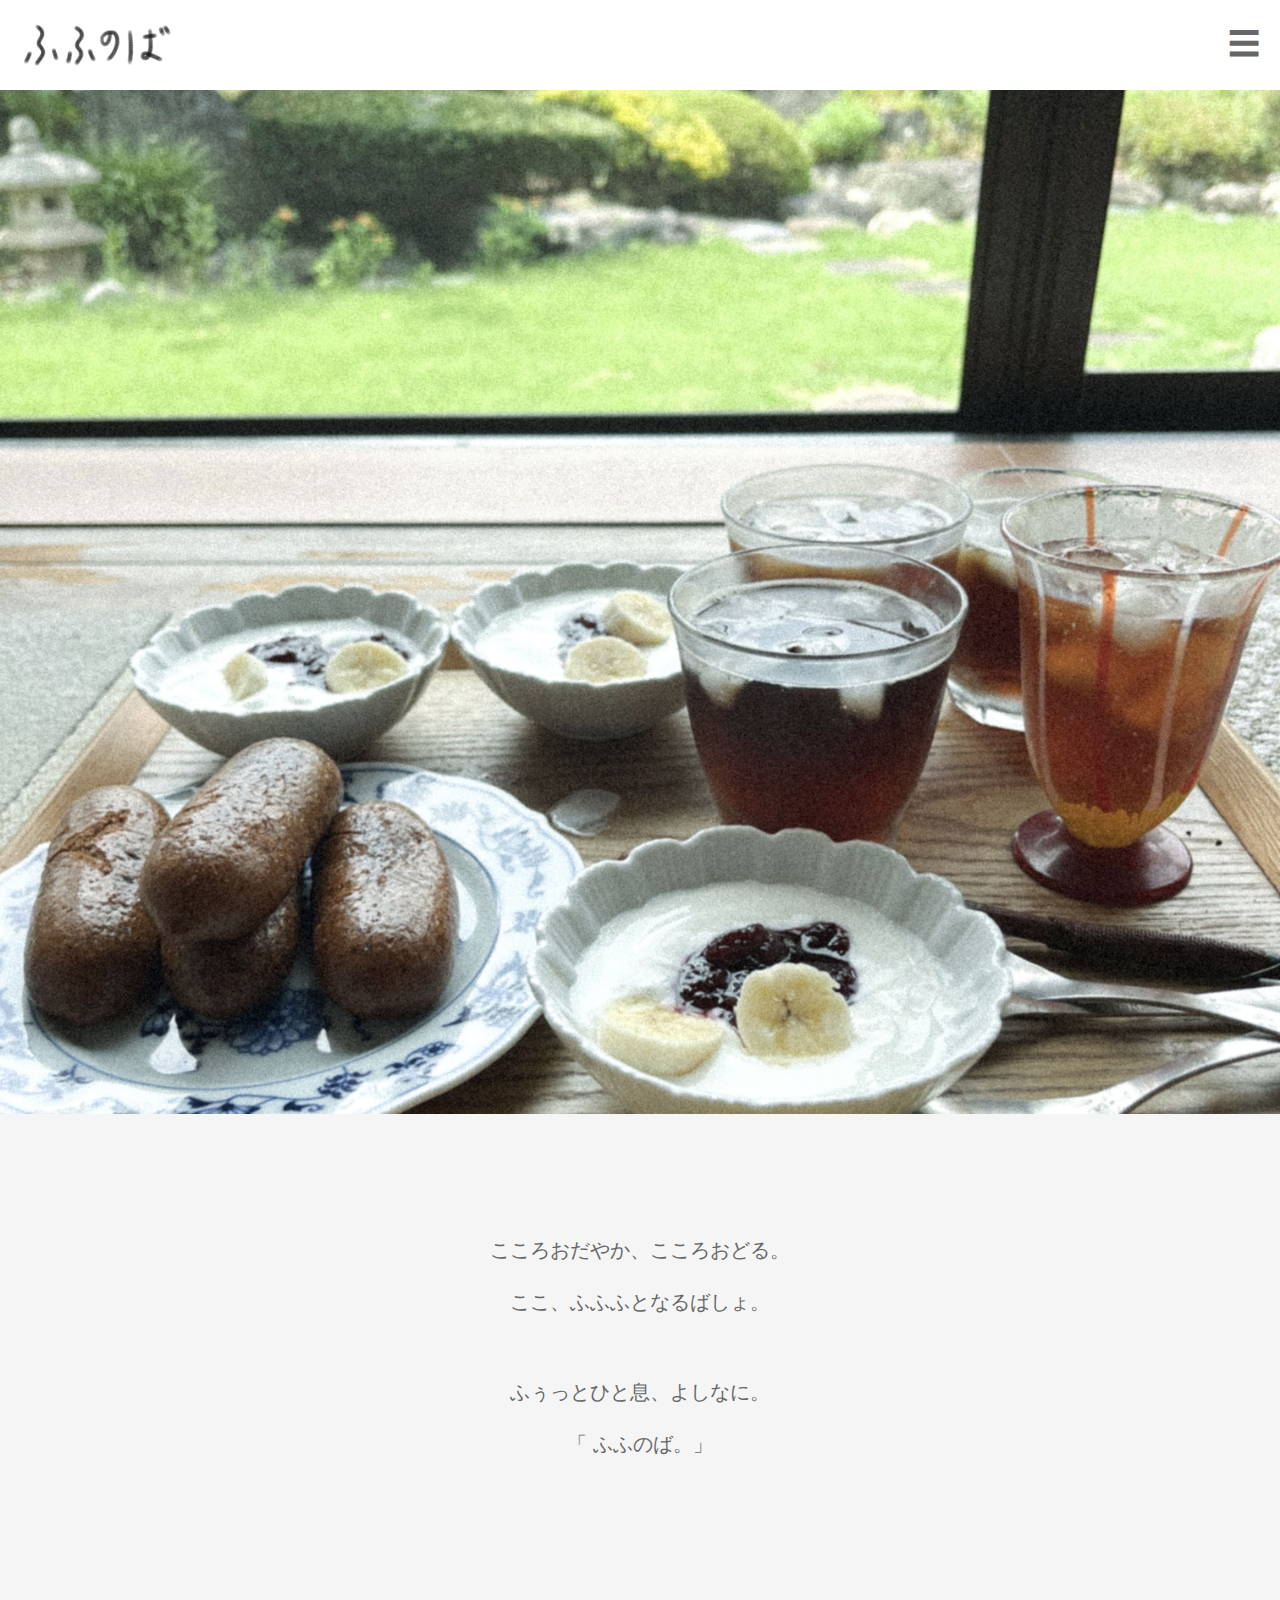
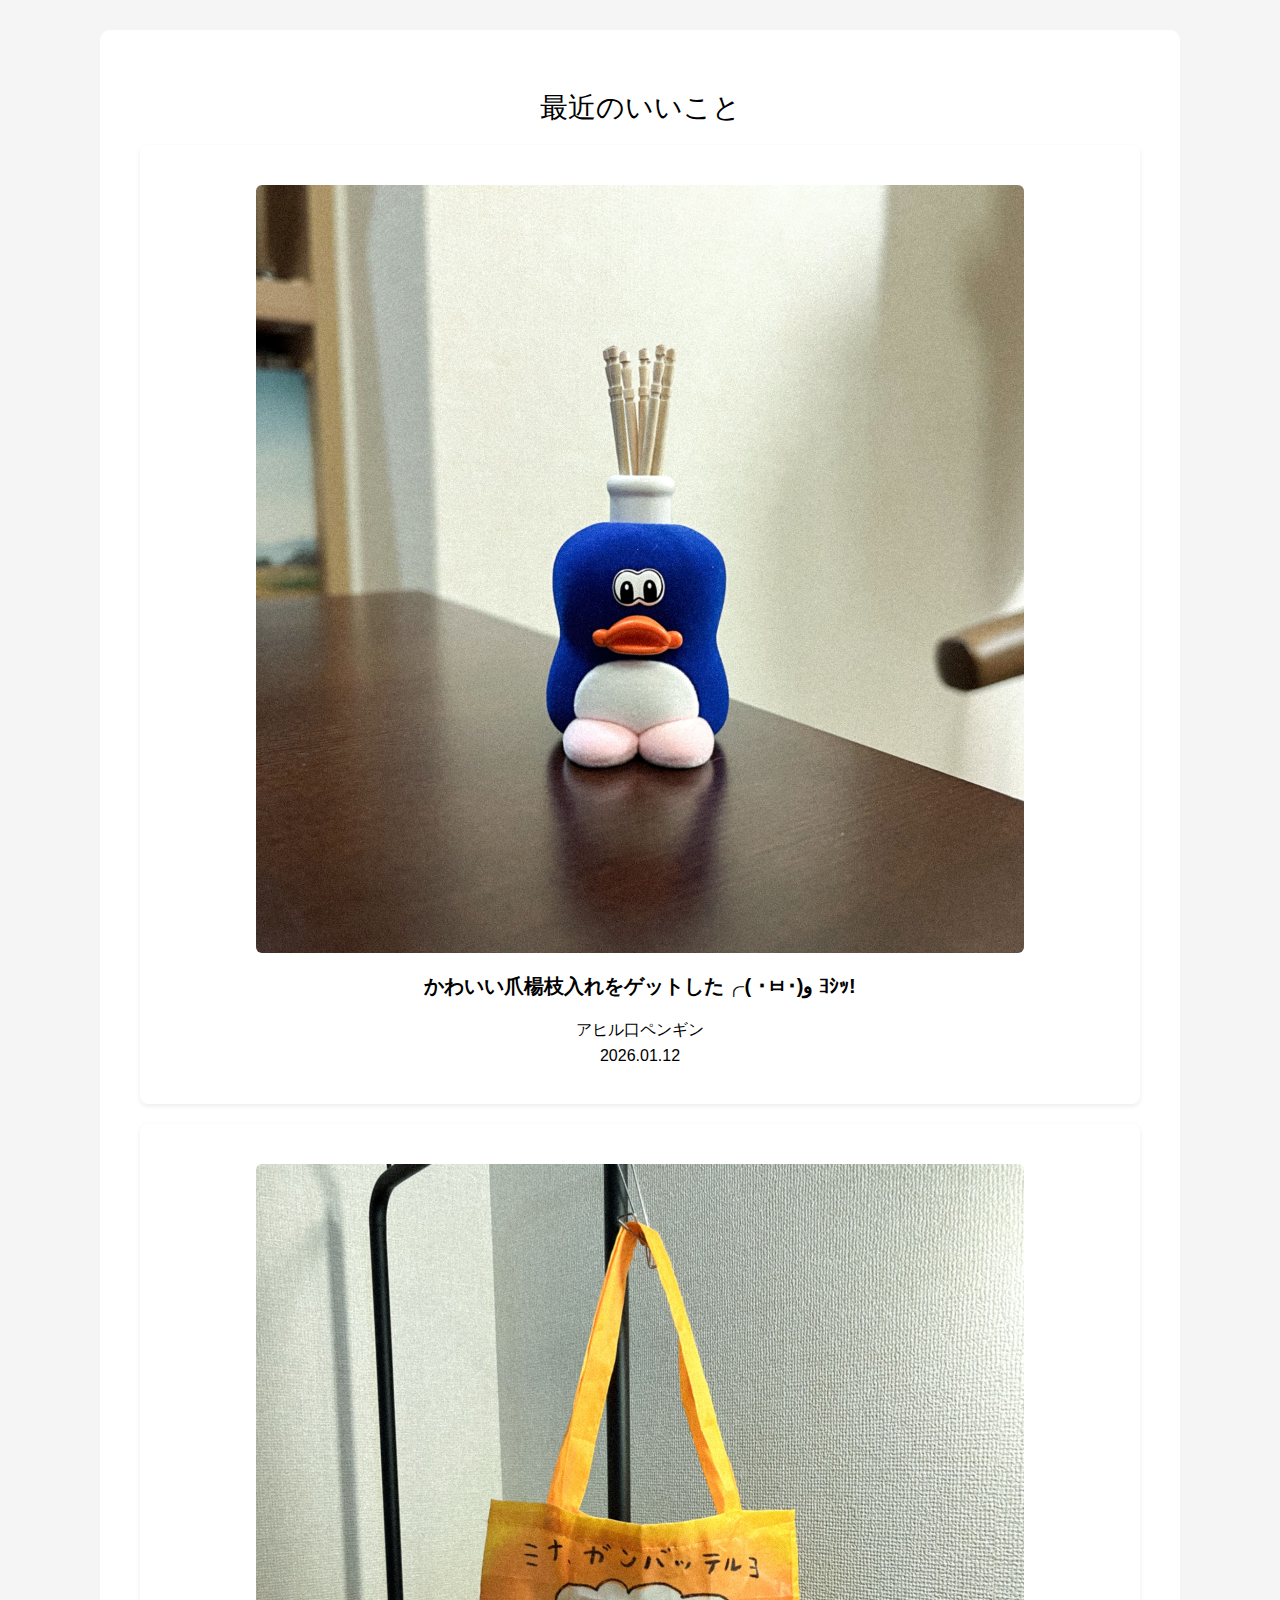
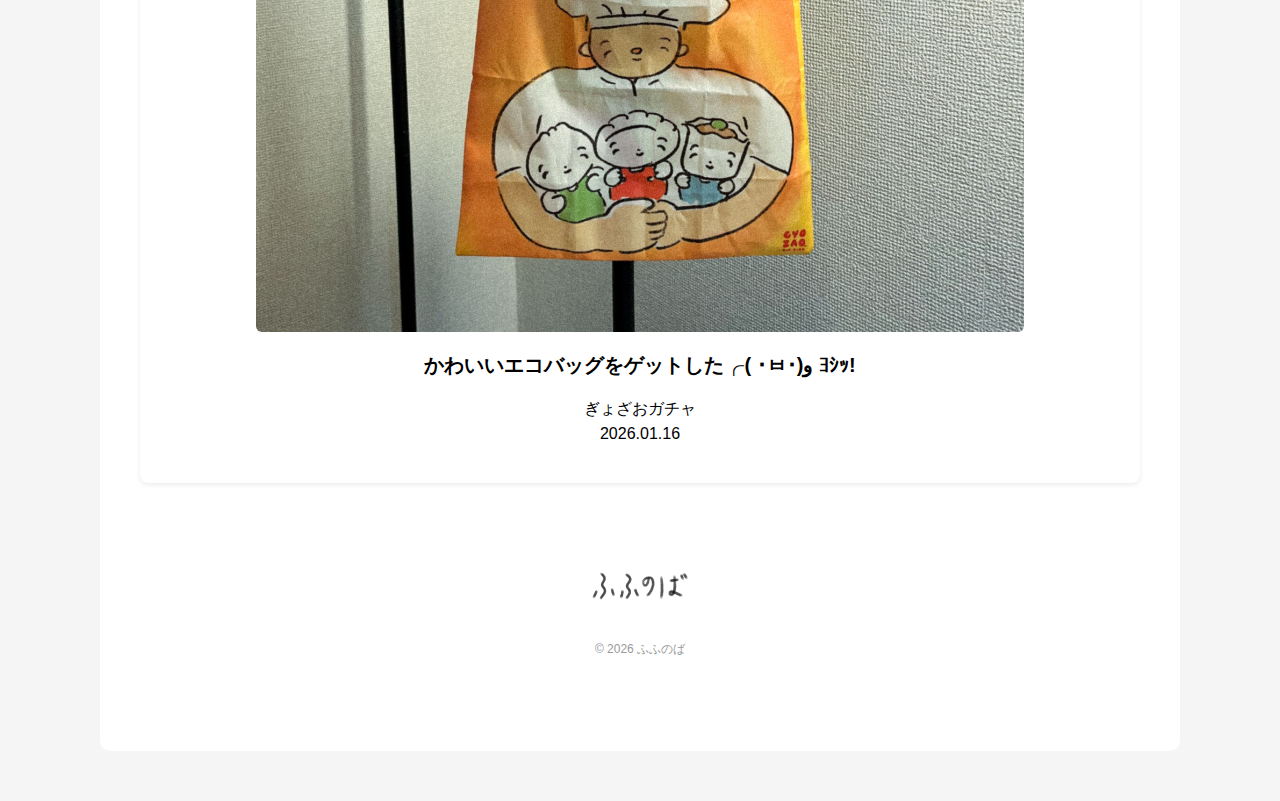
<file: index.html>
<!DOCTYPE html>
<html lang="ja">

<head>
  <meta charset="UTF-8">
  <title>ふふのばトップページ</title>
  <meta name="description" content="私のこころおだやかなるもの、こころおどるもの。ふふっとなる場所です-ふふのば-。">
  <meta name="viewport" content="width=device-width, initial-scale=1.0">
  <link href="https://fonts.googleapis.com/css2?family=Zen+Maru+Gothic:wght@400;700&display=swap" rel="stylesheet">
  <link rel="stylesheet" href="style.css">
</head>


<body>
  <header class="site-header">
    <div class="logo">
      <a href="index.html">
        <img src="images/logo.png" alt="ふふのば。ロゴ" loading="lazy">
      </a>
    </div>
    <div class="menu-toggle" id="menuToggle">☰</div>
  </header>

  <section class="hero">
    <img src="images/banner.jpg" alt="バナー画像" loading="lazy">
  </section>


  <nav class="side-menu" id="sideMenu">
    <div class="menu-close" id="menuClose">×</div>
    <div class="menu-logo">
      <a href="index.html">
        <img src="images/menu-logo.png" alt="ふふのば。ロゴ" loading="lazy">
      </a>
    </div>

    <ul class="menu-list">
      <li><a href="okaomikke.html">- おかおみつけ</a></li>
      <li class="menu-sns">
        <a href="https://www.instagram.com/okao_mikke" target="_blank" rel="noopener noreferrer">
          <img src="images/icon-instagram.png" alt="Instagram" loading="lazy">
        </a>
      </li>
      <li><a href="syugei.html">- 手芸</a></li>
      <li><a href="linestamp.html">- LINEスタンプ</a></li>
      <li><a href="fufunoba.html">- ふふのば</a></li>
    </ul>

  </nav>

  <section class="content">
    <p>こころおだやか、こころおどる。</p>
    <p>ここ、ふふふとなるばしょ。</p>
    <br>
    <p>ふぅっとひと息、よしなに。</p>
    <p>「 ふふのば。」</p>
  </section>

  <section class="container">
    <h1>最近のいいこと</h1>
    <a href="fu-detail1.html" class="card-link">
      <div class="card">
        <img src="images/fufunoba_g1_1.jpg" alt="爪楊枝入れ1" loading="lazy">
        <h2>かわいい爪楊枝入れをゲットした╭( ･ㅂ･)و ﾖｼｯ!</h2>
        <p>
          アヒル口ペンギン<br>
          2026.01.12
        </p>
      </div>
    </a>
    <a href="fu-detail3.html" class="card-link">
      <div class="card">
        <img src="images/fufunoba_g3_1.jpg" alt="ぎょざおエコバッグ1" loading="lazy">
        <h2>かわいいエコバッグをゲットした╭( ･ㅂ･)و ﾖｼｯ!</h2>
        <p>ぎょざおガチャ<br>
          2026.01.16
        </p>
      </div>
    </a>

  </div>

  <script src="js/menu.js"></script>

  <footer class="site-footer">
    <div class="footer-inner">
      <img src="images/logo.png" alt="ふふのば。ロゴ" loading="lazy">
      <p class="footer-copy">© 2026 ふふのば</p>
    </div>
  </footer>
</body>

</html>
</file>
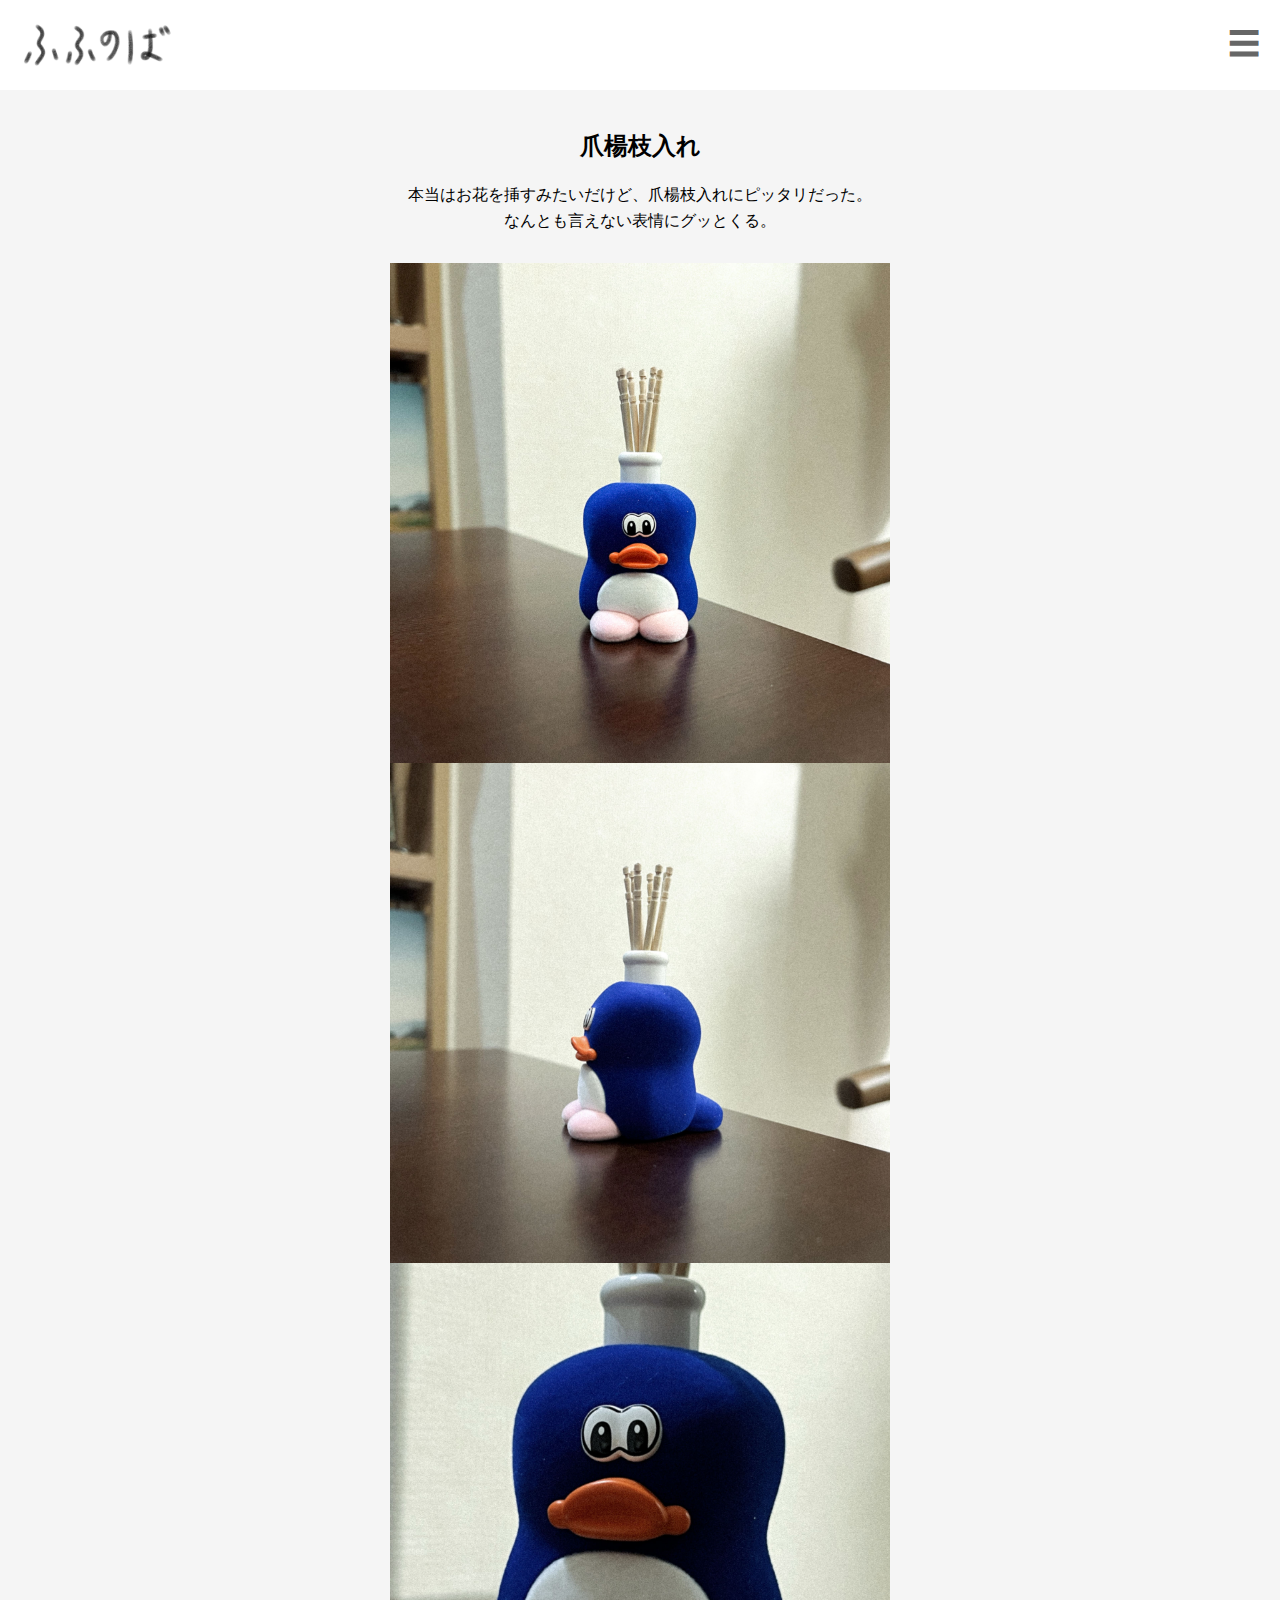
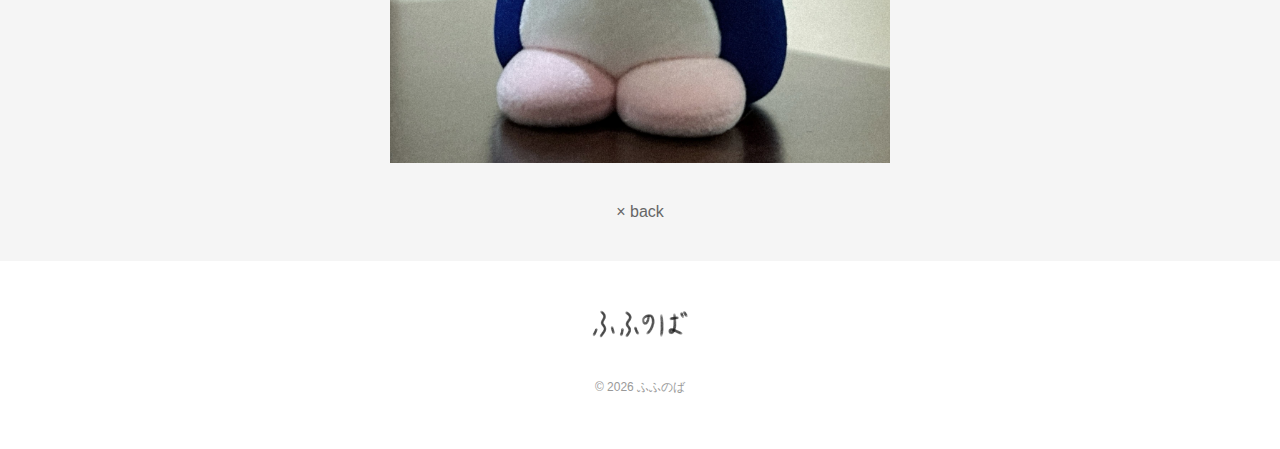
<file: fu-detail1.html>
<!DOCTYPE html>
<html lang="ja">

<head>
    <meta charset="UTF-8">
    <title>ふふのば　｜　爪楊枝入れ</title>
    <meta name="viewport" content="width=device-width, initial-scale=1.0">
    <link href="https://fonts.googleapis.com/css2?family=Zen+Maru+Gothic:wght@400;700&display=swap" rel="stylesheet">
    <link rel="stylesheet" href="style.css">
</head>

<body>
    <header class="site-header">
        <div class="logo">
            <a href="index.html">
                <img src="images/logo.png" alt="ふふのば。ロゴ" loading="lazy">
            </a>
        </div>
        <div class="menu-toggle" id="menuToggle">☰</div>
    </header>

    <nav class="side-menu" id="sideMenu">
        <div class="menu-close" id="menuClose">×</div>
        <div class="menu-logo">
            <a href="index.html">
                <img src="images/menu-logo.png" alt="ふふのば。ロゴ" loading="lazy">
            </a>
        </div>

    <ul class="menu-list">
      <li><a href="okaomikke.html">- おかおみつけ</a></li>
      <li class="menu-sns">
        <a href="https://www.instagram.com/okao_mikke" target="_blank" rel="noopener noreferrer">
          <img src="images/icon-instagram.png" alt="Instagram" loading="lazy">
        </a>
      </li>
      <li><a href="syugei.html">- 手芸</a></li>
      <li><a href="linestamp.html">- LINEスタンプ</a></li>
      <li><a href="fufunoba.html">- ふふのば</a></li>
    </ul>
    </nav>



    <main class="gallery-detail">
        <h1>爪楊枝入れ</h1>
        <p>本当はお花を挿すみたいだけど、爪楊枝入れにピッタリだった。<br>
            なんとも言えない表情にグッとくる。</p>
            <div class="detail-images">
        <img src="images/fufunoba_g1_1.jpg" alt="爪楊枝入れ" loading="lazy">
        <img src="images/fufunoba_g1_2.jpg" alt="爪楊枝入れ2" loading="lazy">
        <img src="images/fufunoba_g1_3.jpg" alt="爪楊枝入れ3" loading="lazy">
</div>
  <div class="back-link">
    <a href="fufunoba.html">× back</a>
  </div>
    </main>


    <script src="js/menu.js"></script>

    <footer class="site-footer">
        <div class="footer-inner">
            <img src="images/logo.png" alt="ふふのば。ロゴ" loading="lazy">
            <p class="footer-copy">© 2026 ふふのば</p>
        </div>
    </footer>
</body>

</html>
</file>
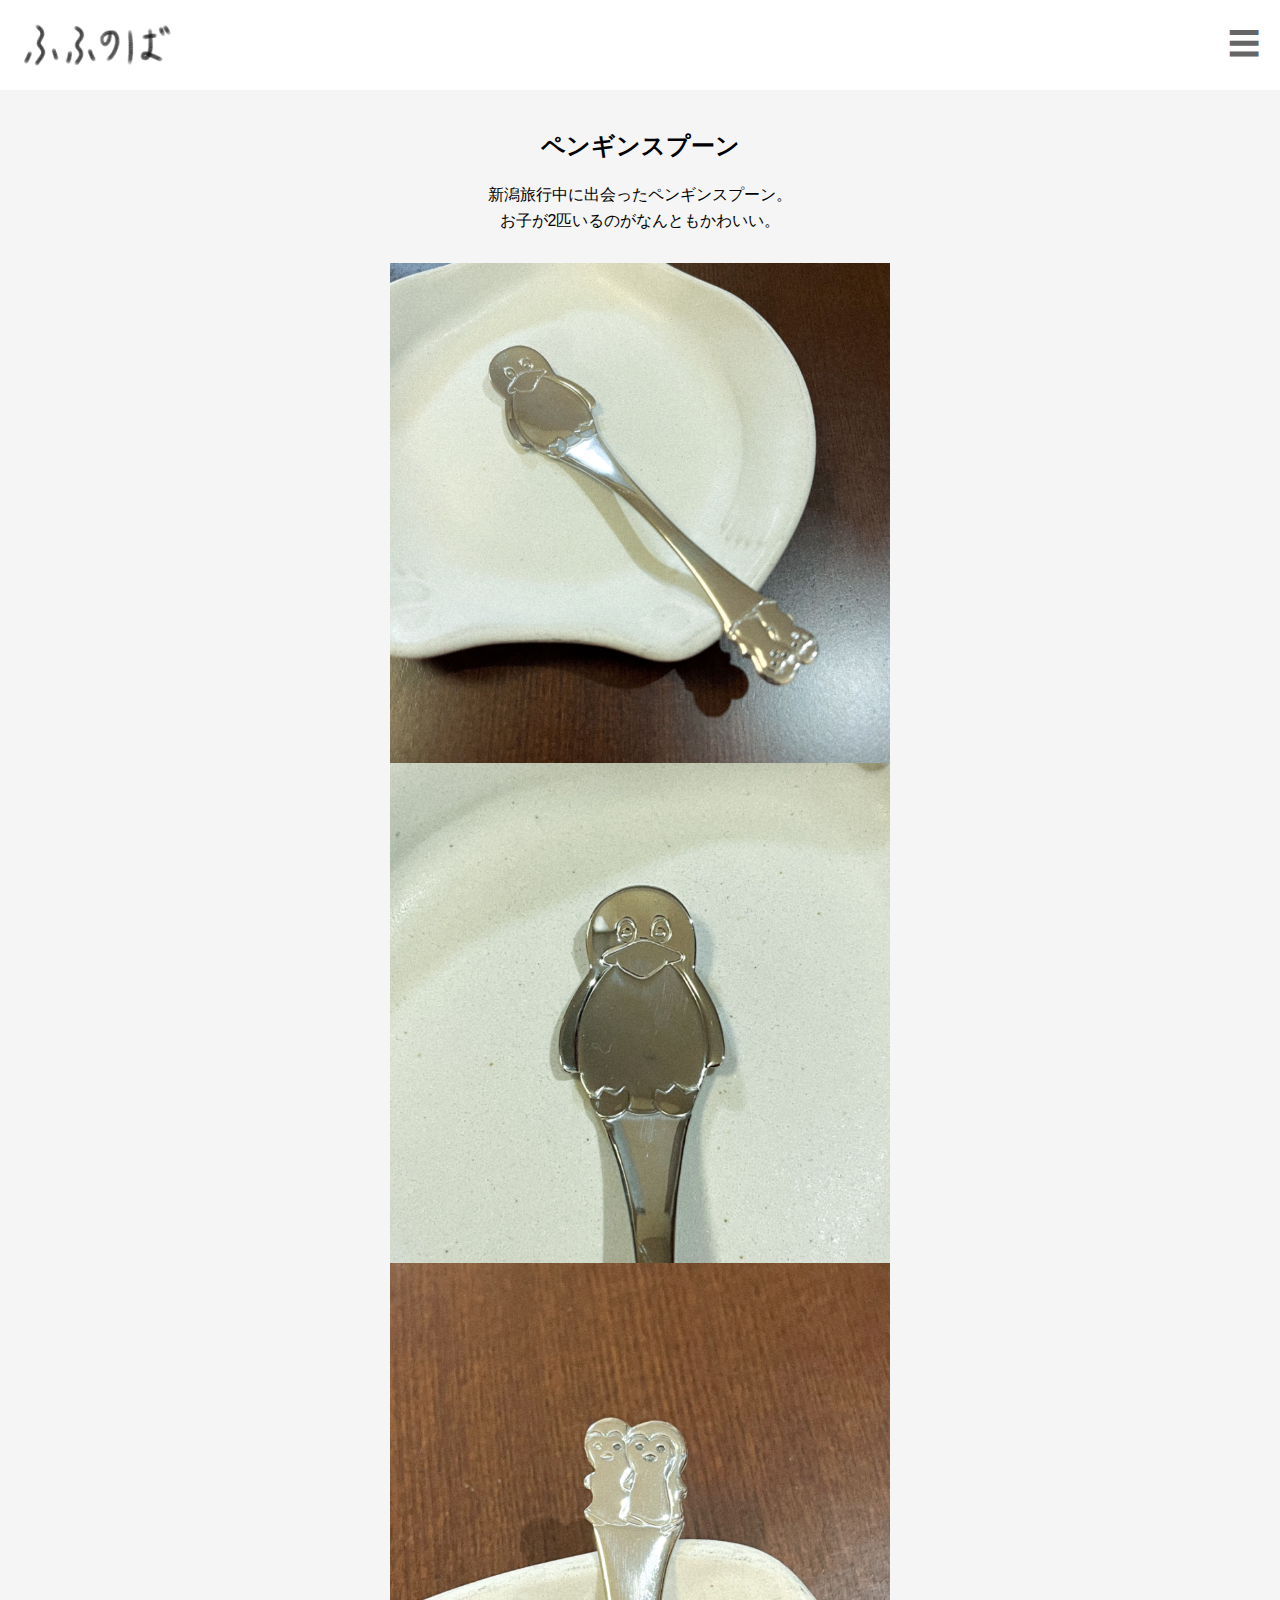
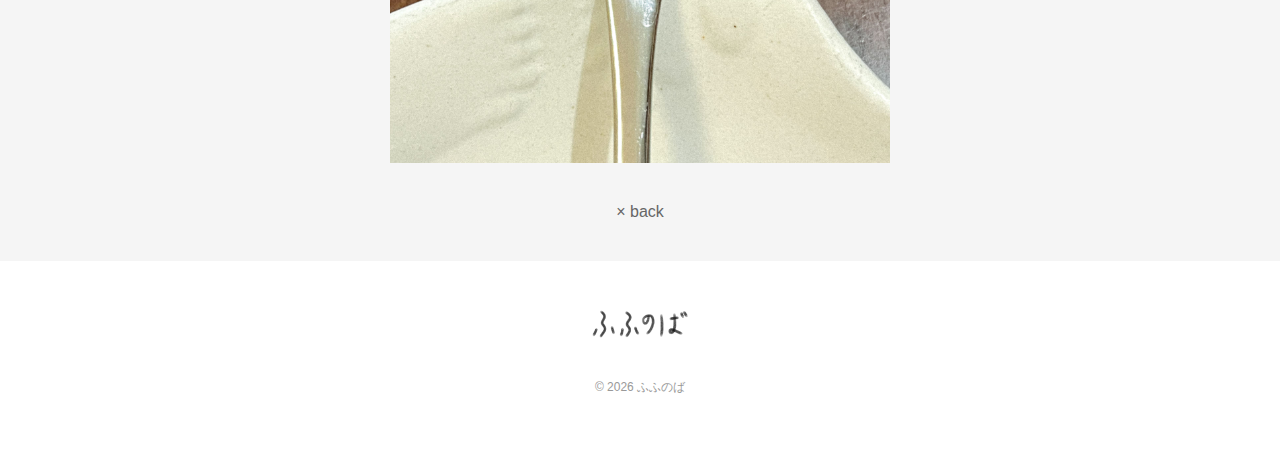
<file: fu-detail2.html>
<!DOCTYPE html>
<html lang="ja">

<head>
  <meta charset="UTF-8">
  <title>ふふのば　｜　ペンギンスプーン</title>
  <meta name="viewport" content="width=device-width, initial-scale=1.0">
  <link href="https://fonts.googleapis.com/css2?family=Zen+Maru+Gothic:wght@400;700&display=swap" rel="stylesheet">
  <link rel="stylesheet" href="style.css">
</head>

<body>
  <header class="site-header">
    <div class="logo">
      <a href="index.html">
        <img src="images/logo.png" alt="ふふのば。ロゴ" loading="lazy">
      </a>
    </div>
    <div class="menu-toggle" id="menuToggle">☰</div>
  </header>

  <nav class="side-menu" id="sideMenu">
    <div class="menu-close" id="menuClose">×</div>
    <div class="menu-logo">
      <a href="index.html">
        <img src="images/menu-logo.png" alt="ふふのば。ロゴ" loading="lazy">
      </a>
    </div>

    <ul class="menu-list">
      <li><a href="okaomikke.html">- おかおみつけ</a></li>
      <li class="menu-sns">
        <a href="https://www.instagram.com/okao_mikke" target="_blank" rel="noopener noreferrer">
          <img src="images/icon-instagram.png" alt="Instagram" loading="lazy">
        </a>
      </li>
      <li><a href="syugei.html">- 手芸</a></li>
      <li><a href="linestamp.html">- LINEスタンプ</a></li>
      <li><a href="fufunoba.html">- ふふのば</a></li>
    </ul>
  </nav>



  <main class="gallery-detail">
    <h1>ペンギンスプーン</h1>
    <p>新潟旅行中に出会ったペンギンスプーン。<br>
      お子が2匹いるのがなんともかわいい。</p>
      <div class="detail-images">
    <img src="images/fufunoba_g2_1.jpg" alt="ペンギンスプーン1" loading="lazy">
    <img src="images/fufunoba_g2_2.jpg" alt="ペンギンスプーン2" loading="lazy">
    <img src="images/fufunoba_g2_3.jpg" alt="ペンギンスプーン3" loading="lazy">
</div>
  <div class="back-link">
    <a href="fufunoba.html">× back</a>
  </div>
  </main>


  <script src="js/menu.js"></script>

  <footer class="site-footer">
    <div class="footer-inner">
      <img src="images/logo.png" alt="ふふのば。ロゴ" loading="lazy">
      <p class="footer-copy">© 2026 ふふのば</p>
    </div>
  </footer>
</body>

</html>
</file>
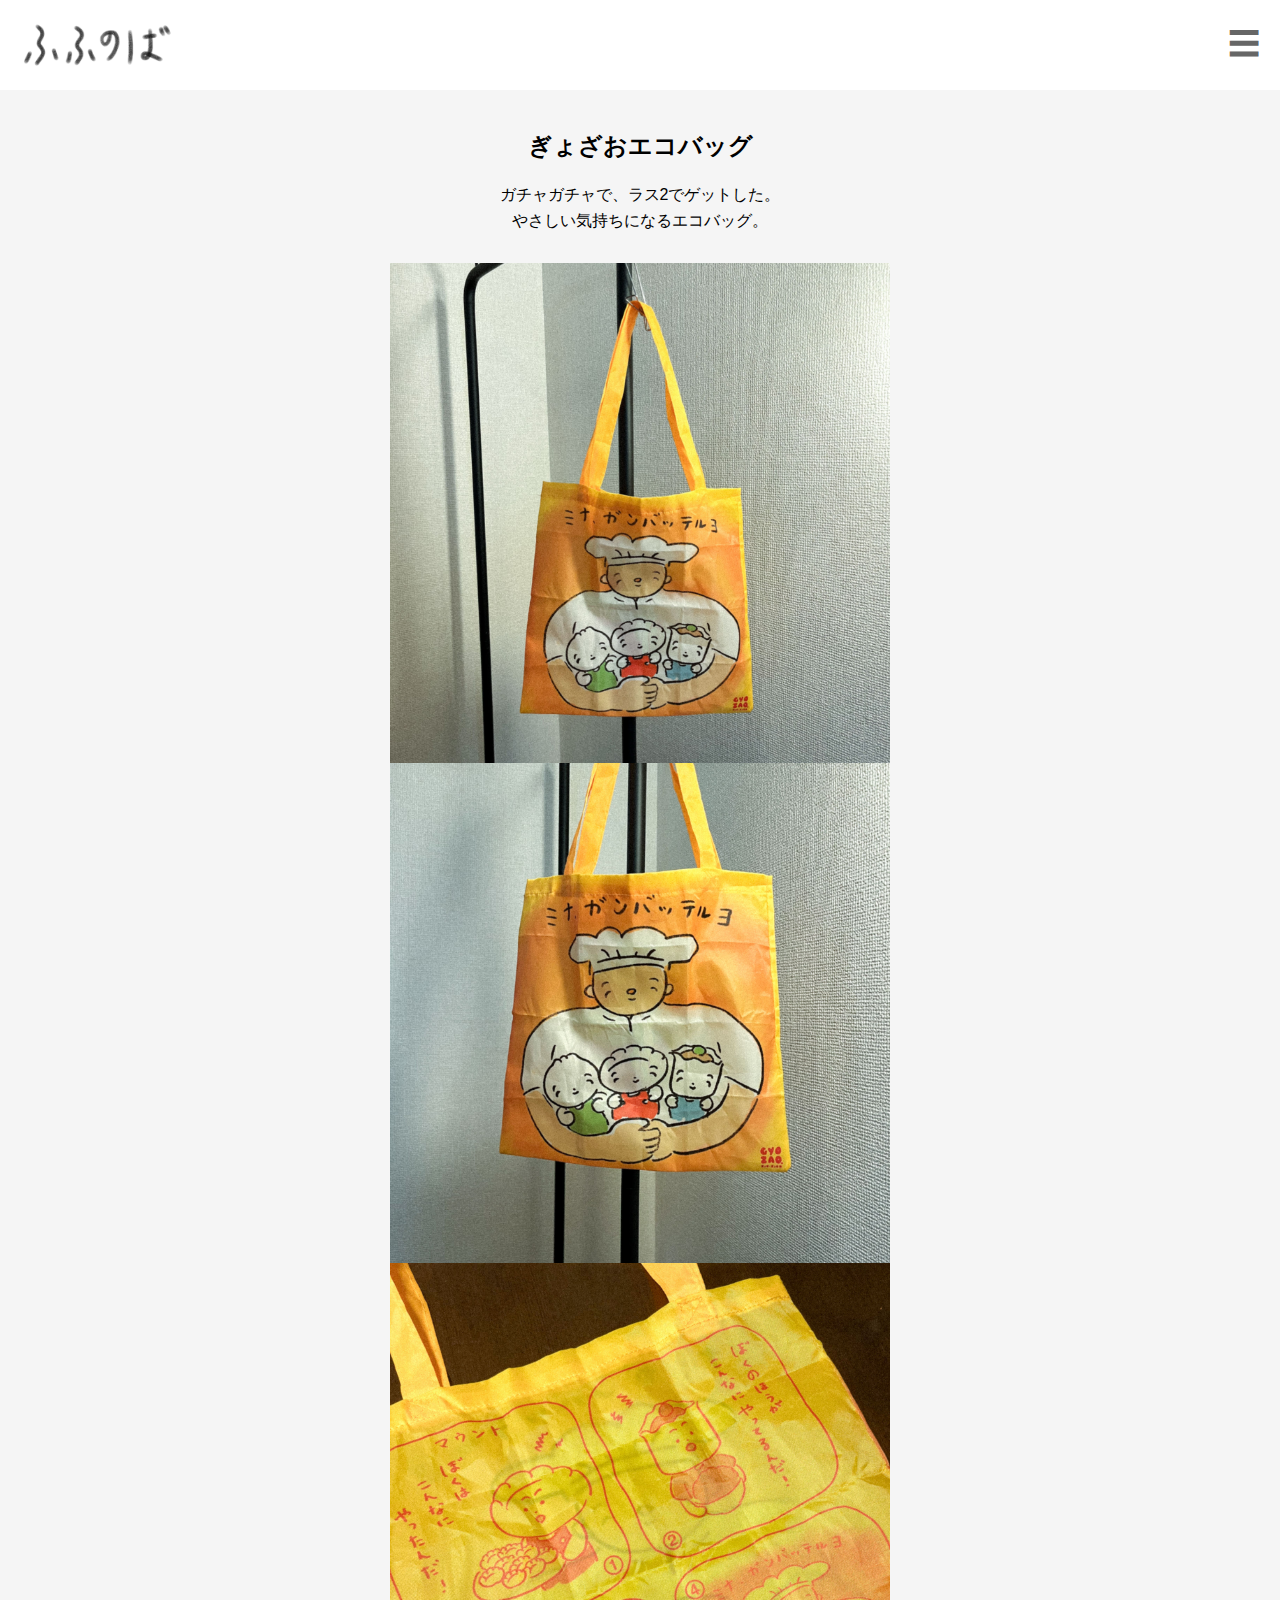
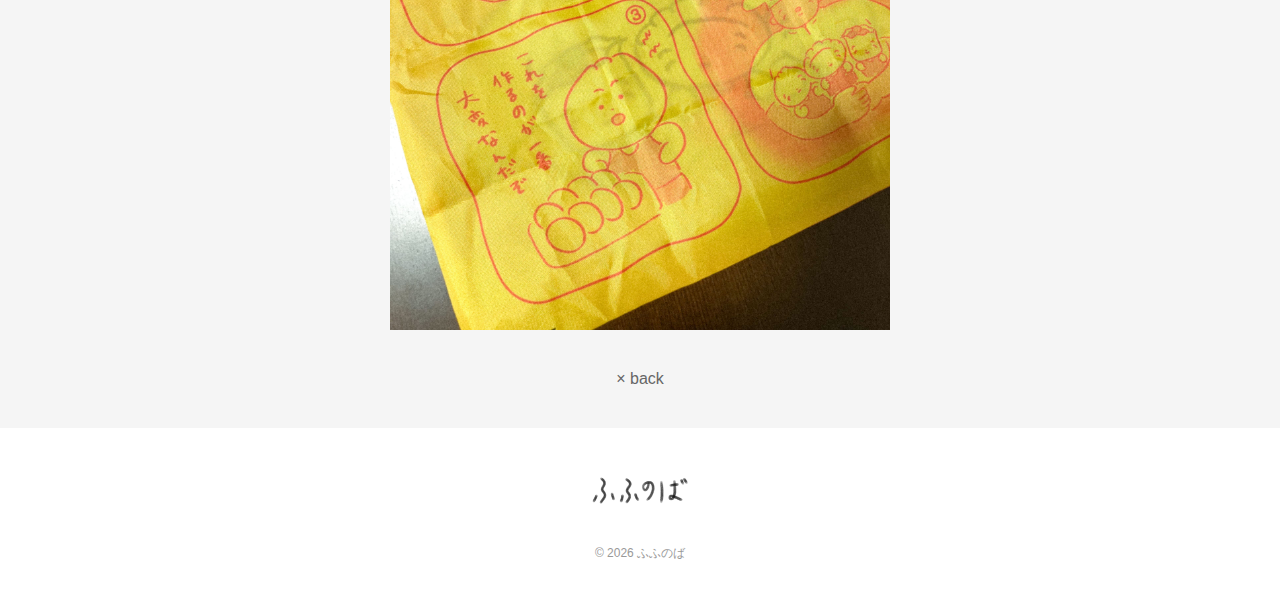
<file: fu-detail3.html>
<!DOCTYPE html>
<html lang="ja">

<head>
  <meta charset="UTF-8">
  <title>ふふのば　｜　ぎょざおエコバッグ</title>
  <meta name="viewport" content="width=device-width, initial-scale=1.0">
  <link href="https://fonts.googleapis.com/css2?family=Zen+Maru+Gothic:wght@400;700&display=swap" rel="stylesheet">
  <link rel="stylesheet" href="style.css">
</head>

<body>
  <header class="site-header">
    <div class="logo">
      <a href="index.html">
        <img src="images/logo.png" alt="ふふのば。ロゴ" loading="lazy">
      </a>
    </div>
    <div class="menu-toggle" id="menuToggle">☰</div>
  </header>

  <nav class="side-menu" id="sideMenu">
    <div class="menu-close" id="menuClose">×</div>
    <div class="menu-logo">
      <a href="index.html">
        <img src="images/menu-logo.png" alt="ふふのば。ロゴ" loading="lazy">
      </a>
    </div>

    <ul class="menu-list">
      <li><a href="okaomikke.html">- おかおみつけ</a></li>
      <li class="menu-sns">
        <a href="https://www.instagram.com/okao_mikke" target="_blank" rel="noopener noreferrer">
          <img src="images/icon-instagram.png" alt="Instagram" loading="lazy">
        </a>
      </li>
      <li><a href="syugei.html">- 手芸</a></li>
      <li><a href="linestamp.html">- LINEスタンプ</a></li>
      <li><a href="fufunoba.html">- ふふのば</a></li>
    </ul>
  </nav>



  <main class="gallery-detail">
    <h1>ぎょざおエコバッグ</h1>
    <p>ガチャガチャで、ラス2でゲットした。<br>
      やさしい気持ちになるエコバッグ。</p>
      <div class="detail-images">
    <img src="images/fufunoba_g3_1.jpg" alt="ぎょざおエコバッグ1" loading="lazy">
    <img src="images/fufunoba_g3_2.jpg" alt="ぎょざおエコバッグ2" loading="lazy">
    <img src="images/fufunoba_g3_3.jpg" alt="ぎょざおエコバッグ3" loading="lazy">
</div>
  <div class="back-link">
    <a href="fufunoba.html">× back</a>
  </div>
  </main>


  <script src="js/menu.js"></script>

  <footer class="site-footer">
    <div class="footer-inner">
      <img src="images/logo.png" alt="ふふのば。ロゴ" loading="lazy">
      <p class="footer-copy">© 2026 ふふのば</p>
    </div>
  </footer>
</body>

</html>
</file>
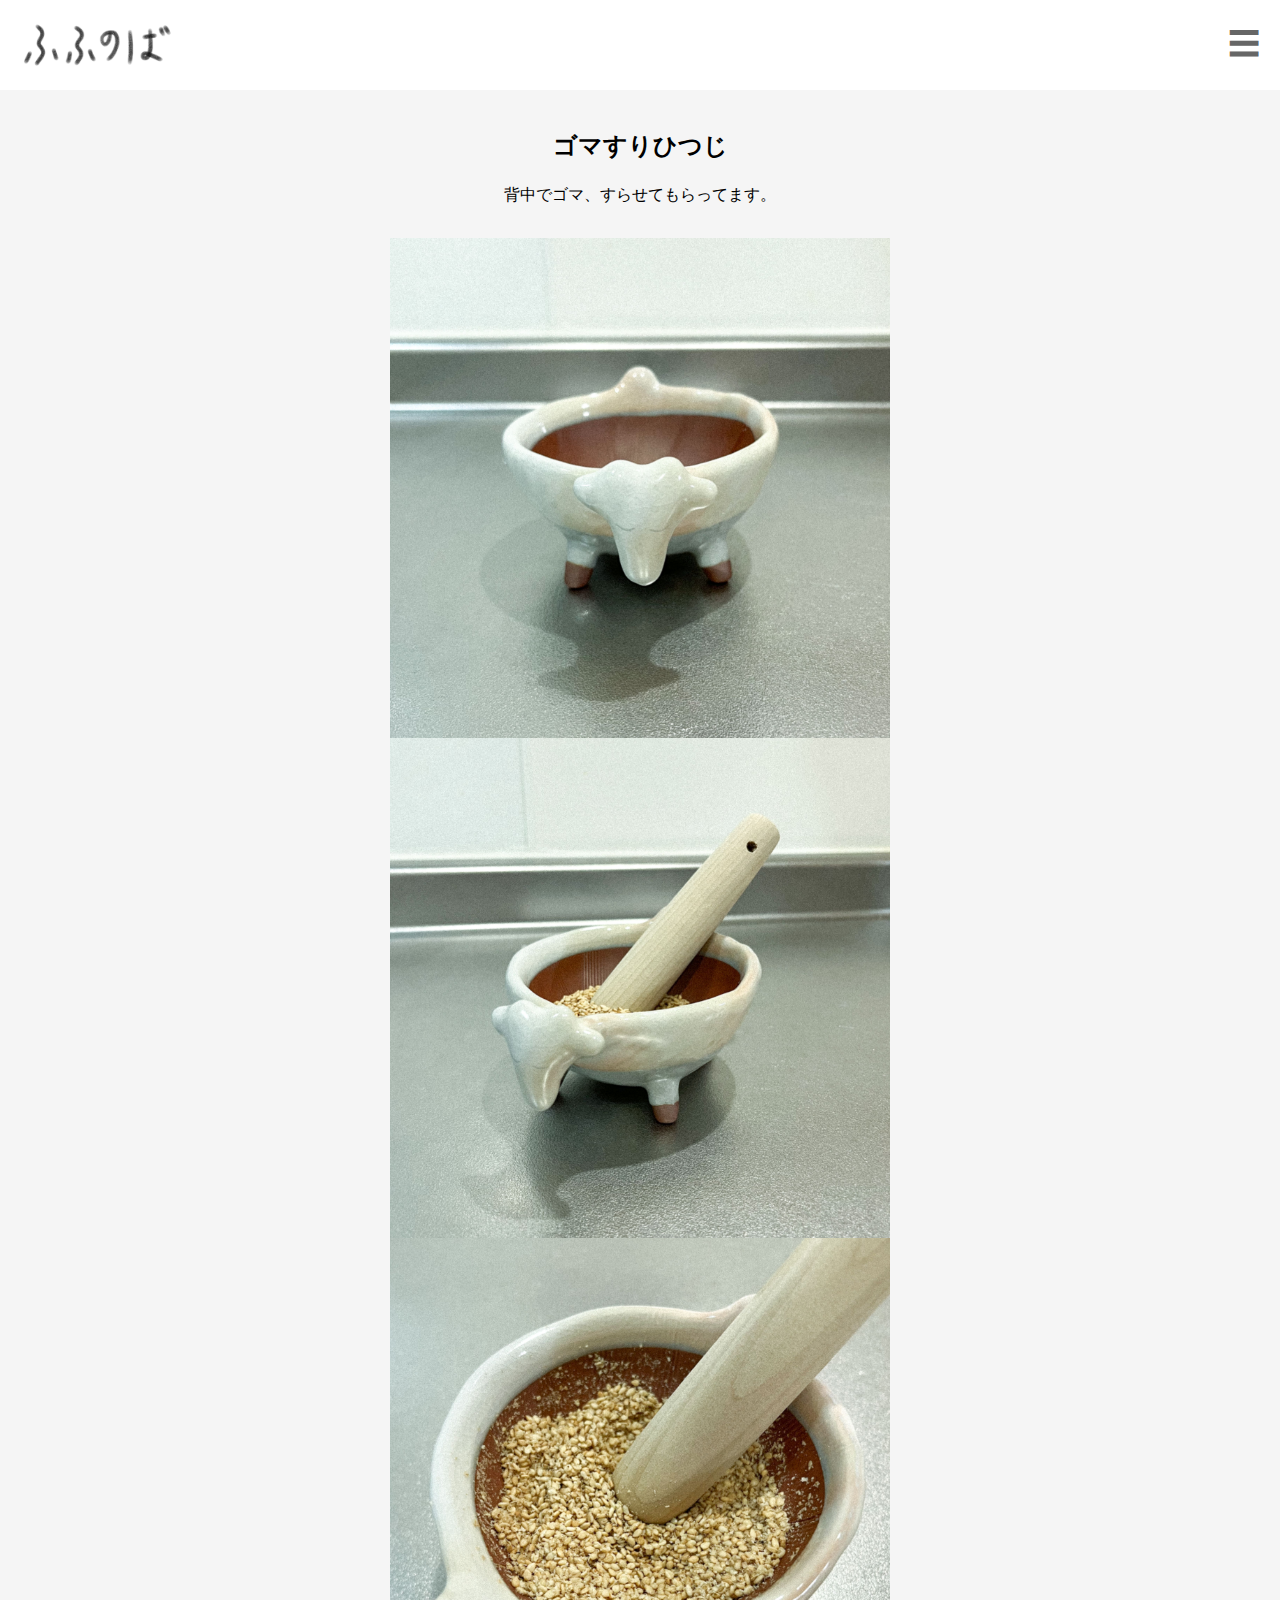
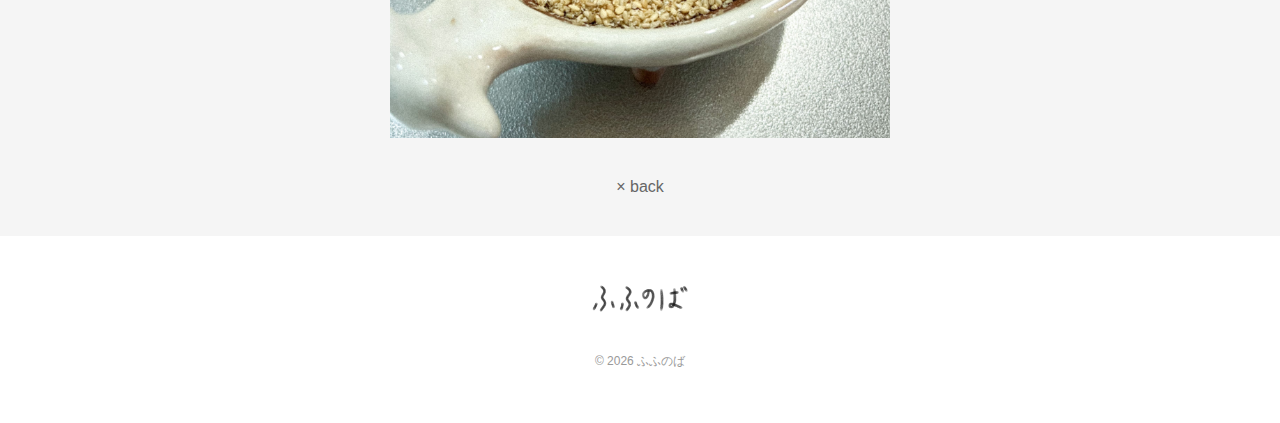
<file: fu-detail4.html>
<!DOCTYPE html>
<html lang="ja">

<head>
  <meta charset="UTF-8">
  <title>ふふのば　｜　ゴマすりひつじ</title>
  <meta name="viewport" content="width=device-width, initial-scale=1.0">
  <link href="https://fonts.googleapis.com/css2?family=Zen+Maru+Gothic:wght@400;700&display=swap" rel="stylesheet">
  <link rel="stylesheet" href="style.css">
</head>

<body>
  <header class="site-header">
    <div class="logo">
      <a href="index.html">
        <img src="images/logo.png" alt="ふふのば。ロゴ" loading="lazy">
      </a>
    </div>
    <div class="menu-toggle" id="menuToggle">☰</div>
  </header>

  <nav class="side-menu" id="sideMenu">
    <div class="menu-close" id="menuClose">×</div>
    <div class="menu-logo">
      <a href="index.html">
        <img src="images/menu-logo.png" alt="ふふのば。ロゴ" loading="lazy">
      </a>
    </div>

    <ul class="menu-list">
      <li><a href="okaomikke.html">- おかおみつけ</a></li>
      <li class="menu-sns">
        <a href="https://www.instagram.com/okao_mikke" target="_blank" rel="noopener noreferrer">
          <img src="images/icon-instagram.png" alt="Instagram" loading="lazy">
        </a>
      </li>
      <li><a href="syugei.html">- 手芸</a></li>
      <li><a href="linestamp.html">- LINEスタンプ</a></li>
      <li><a href="fufunoba.html">- ふふのば</a></li>
    </ul>
  </nav>



  <main class="gallery-detail">
    <h1>ゴマすりひつじ</h1>
    <p>背中でゴマ、すらせてもらってます。</p>
    <div class="detail-images">
    <img src="images/fufunoba_g4_1.jpg" alt="ゴマすりひつじ1" loading="lazy">
    <img src="images/fufunoba_g4_2.jpg" alt="ゴマすりひつじ2" loading="lazy">
    <img src="images/fufunoba_g4_3.jpg" alt="ゴマすりひつじ3" loading="lazy">
 </div>
  <div class="back-link">
    <a href="fufunoba.html">× back</a>
  </div>
  </main>


  <script src="js/menu.js"></script>

  <footer class="site-footer">
    <div class="footer-inner">
      <img src="images/logo.png" alt="ふふのば。ロゴ" loading="lazy">
      <p class="footer-copy">© 2026 ふふのば</p>
    </div>
  </footer>
</body>

</html>
</file>
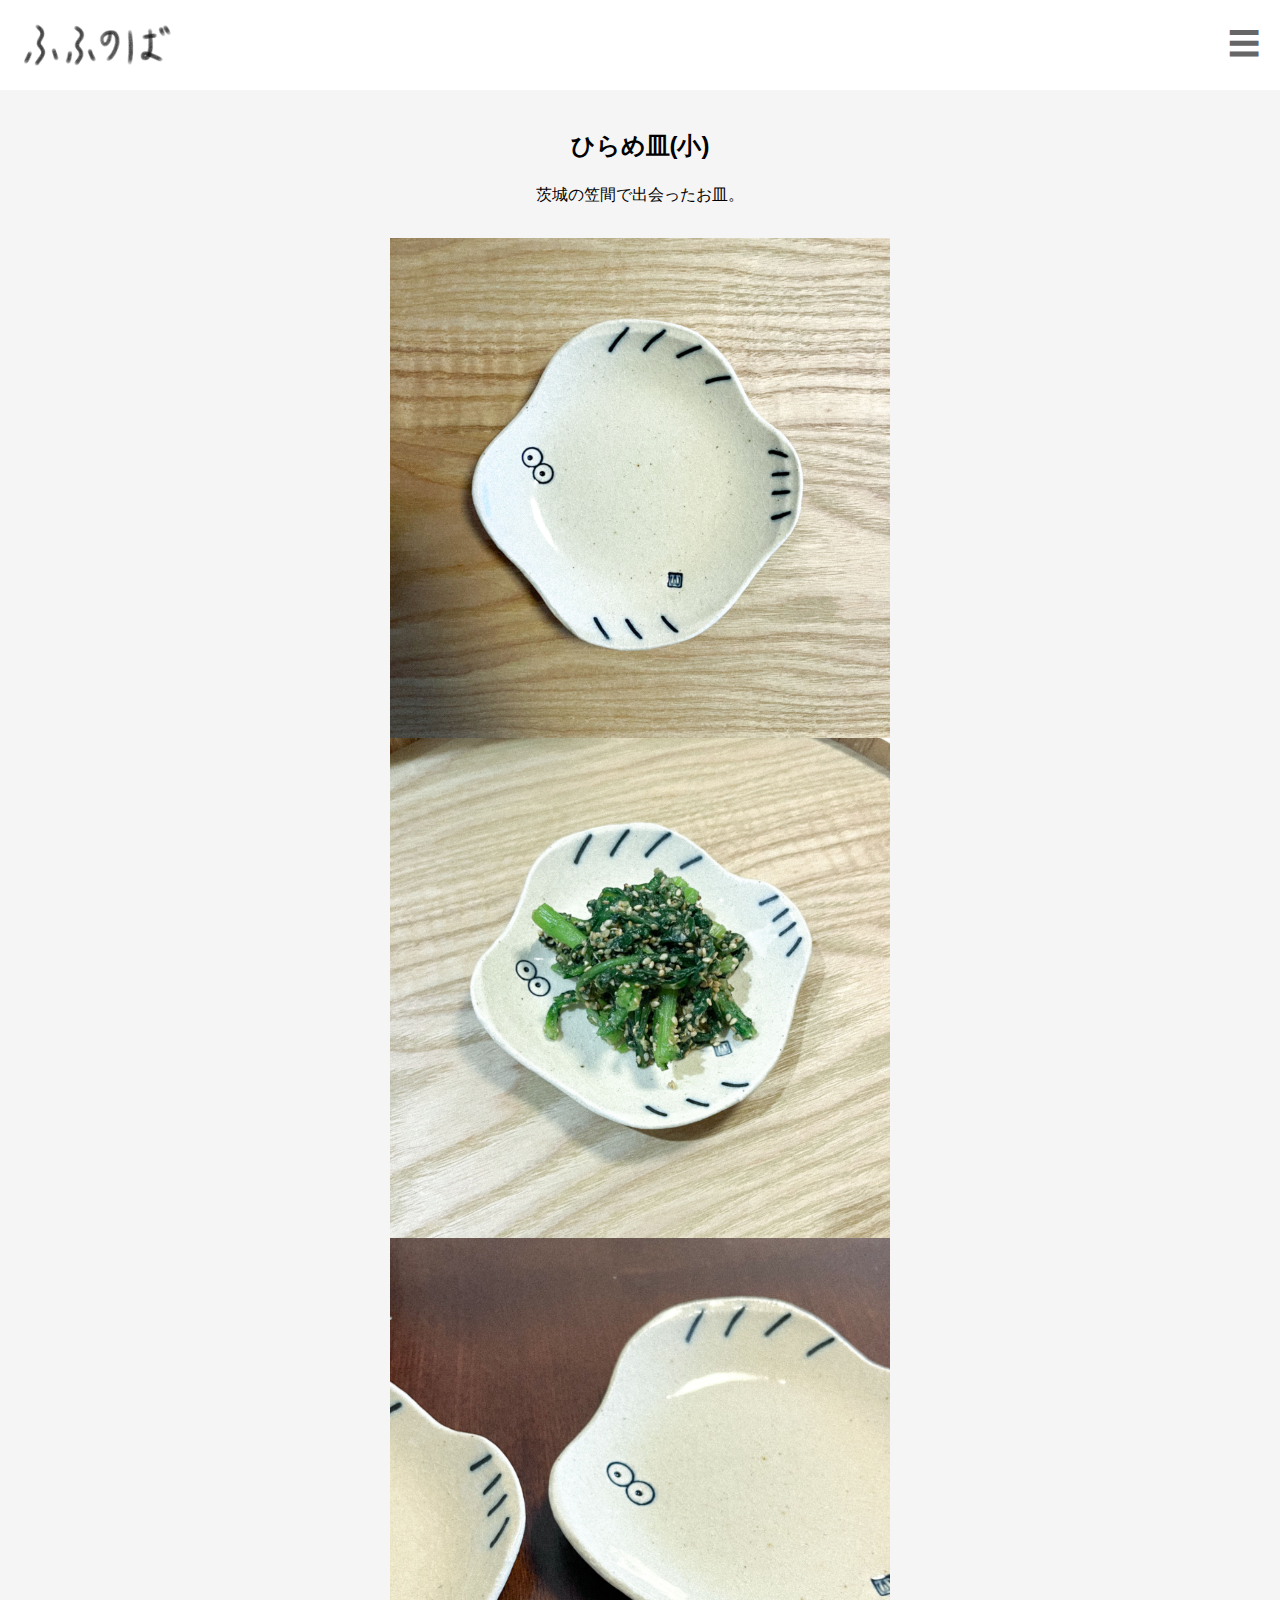
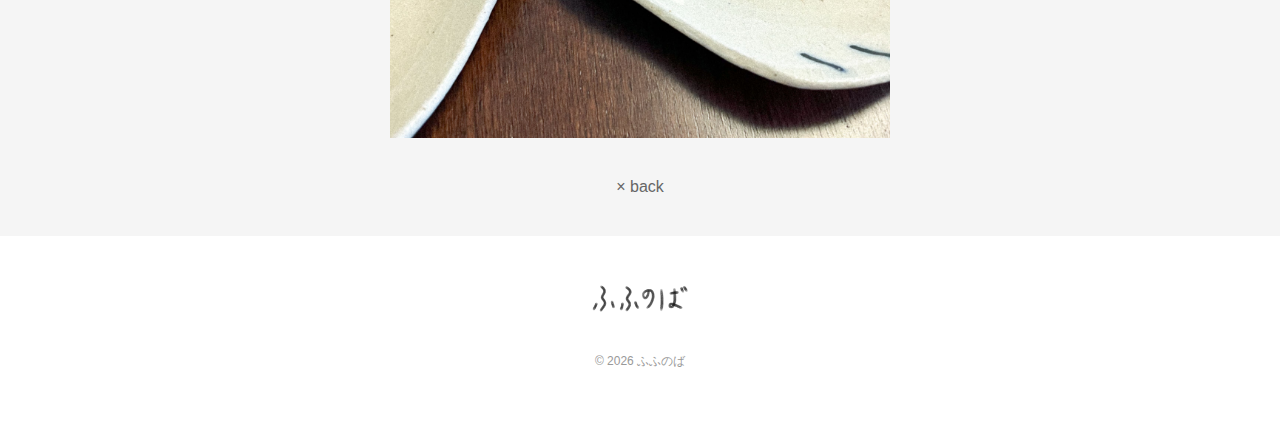
<file: fu-detail5.html>
<!DOCTYPE html>
<html lang="ja">

<head>
  <meta charset="UTF-8">
  <title>ふふのば　｜　ひらめ皿(小)</title>
  <meta name="viewport" content="width=device-width, initial-scale=1.0">
  <link href="https://fonts.googleapis.com/css2?family=Zen+Maru+Gothic:wght@400;700&display=swap" rel="stylesheet">
  <link rel="stylesheet" href="style.css">
</head>

<body>
  <header class="site-header">
    <div class="logo">
      <a href="index.html">
        <img src="images/logo.png" alt="ふふのば。ロゴ" loading="lazy">
      </a>
    </div>
    <div class="menu-toggle" id="menuToggle">☰</div>
  </header>

  <nav class="side-menu" id="sideMenu">
    <div class="menu-close" id="menuClose">×</div>
    <div class="menu-logo">
      <a href="index.html">
        <img src="images/menu-logo.png" alt="ふふのば。ロゴ" loading="lazy">
      </a>
    </div>

    <ul class="menu-list">
      <li><a href="okaomikke.html">- おかおみつけ</a></li>
      <li class="menu-sns">
        <a href="https://www.instagram.com/okao_mikke" target="_blank" rel="noopener noreferrer">
          <img src="images/icon-instagram.png" alt="Instagram" loading="lazy">
        </a>
      </li>
      <li><a href="syugei.html">- 手芸</a></li>
      <li><a href="linestamp.html">- LINEスタンプ</a></li>
      <li><a href="fufunoba.html">- ふふのば</a></li>
    </ul>
  </nav>



  <main class="gallery-detail">
    <h1>ひらめ皿(小)</h1>
    <p>茨城の笠間で出会ったお皿。</p>
    <div class="detail-images">
    <img src="images/fufunoba_g5_1.jpg" alt="ひらめ皿(小)1" loading="lazy">
    <img src="images/fufunoba_g5_2.jpg" alt="ひらめ皿(小)2" loading="lazy">
    <img src="images/fufunoba_g5_3.jpg" alt="ひらめ皿(小)3" loading="lazy">
</div>
      <div class="back-link">
    <a href="fufunoba.html">× back</a>
  </div>
  </main>


  <script src="js/menu.js"></script>

  <footer class="site-footer">
    <div class="footer-inner">
      <img src="images/logo.png" alt="ふふのば。ロゴ" loading="lazy">
      <p class="footer-copy">© 2026 ふふのば</p>
    </div>
  </footer>
</body>

</html>
</file>
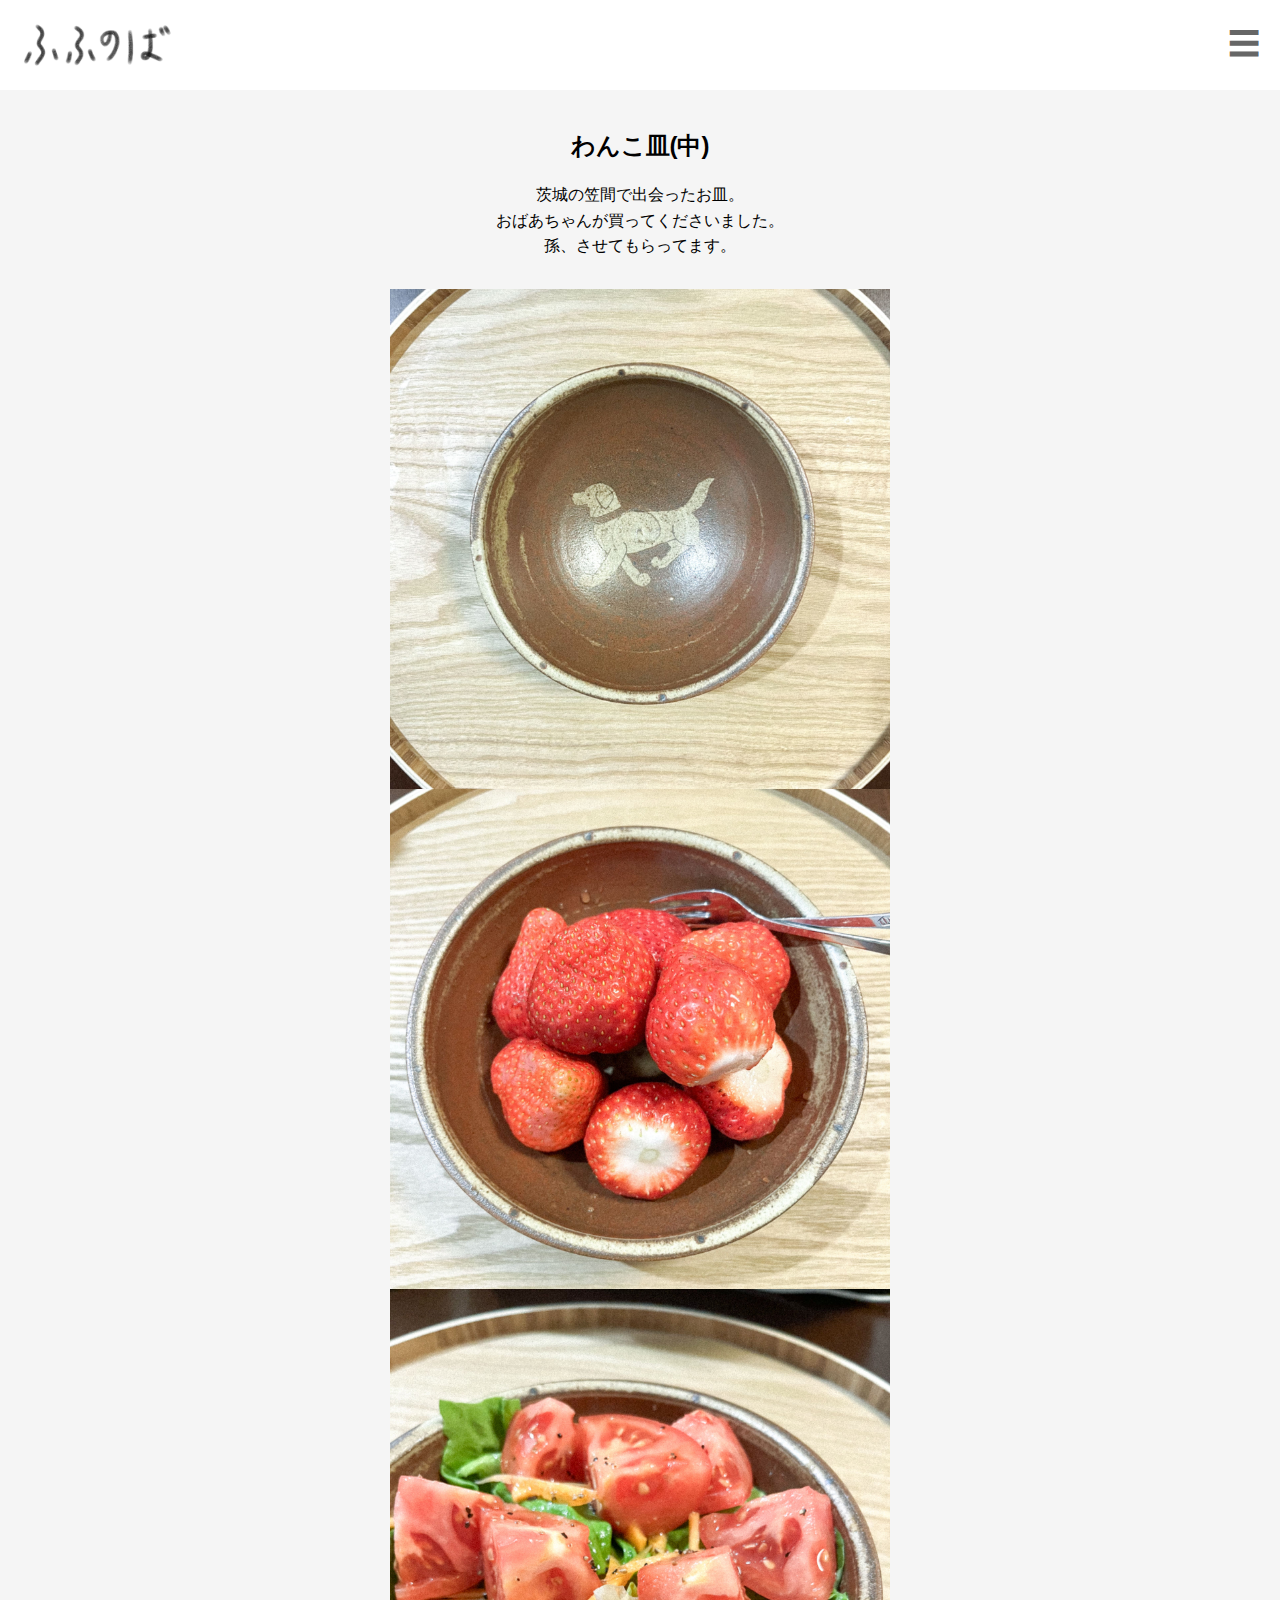
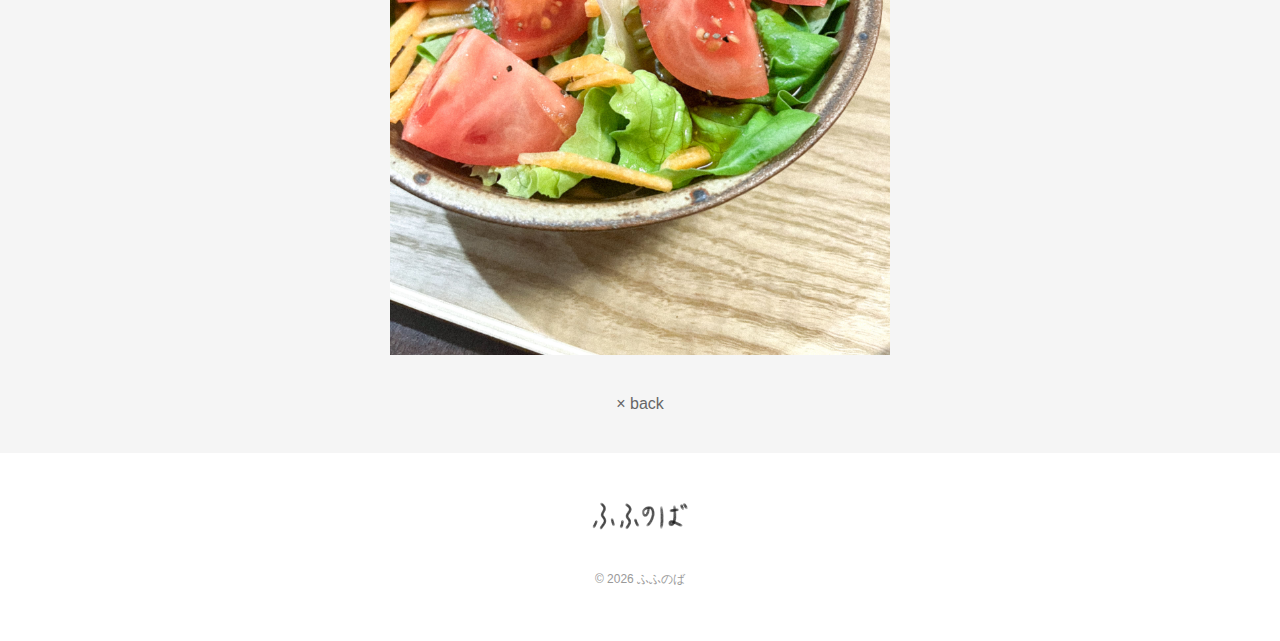
<file: fu-detail6.html>
<!DOCTYPE html>
<html lang="ja">

<head>
  <meta charset="UTF-8">
  <title>ふふのば　｜　わんこ皿(中)</title>
  <meta name="viewport" content="width=device-width, initial-scale=1.0">
  <link href="https://fonts.googleapis.com/css2?family=Zen+Maru+Gothic:wght@400;700&display=swap" rel="stylesheet">
  <link rel="stylesheet" href="style.css">
</head>

<body>
  <header class="site-header">
    <div class="logo">
      <a href="index.html">
        <img src="images/logo.png" alt="ふふのば。ロゴ" loading="lazy">
      </a>
    </div>
    <div class="menu-toggle" id="menuToggle">☰</div>
  </header>

  <nav class="side-menu" id="sideMenu">
    <div class="menu-close" id="menuClose">×</div>
    <div class="menu-logo">
      <a href="index.html">
        <img src="images/menu-logo.png" alt="ふふのば。ロゴ" loading="lazy">
      </a>
    </div>

    <ul class="menu-list">
      <li><a href="okaomikke.html">- おかおみつけ</a></li>
      <li class="menu-sns">
        <a href="https://www.instagram.com/okao_mikke" target="_blank" rel="noopener noreferrer">
          <img src="images/icon-instagram.png" alt="Instagram" loading="lazy">
        </a>
      </li>
      <li><a href="syugei.html">- 手芸</a></li>
      <li><a href="linestamp.html">- LINEスタンプ</a></li>
      <li><a href="fufunoba.html">- ふふのば</a></li>
    </ul>
  </nav>



  <main class="gallery-detail">
    <h1>わんこ皿(中)</h1>
    <p>茨城の笠間で出会ったお皿。<br>
      おばあちゃんが買ってくださいました。<br>
      孫、させてもらってます。</p>
      <div class="detail-images">
    <img src="images/fufunoba_g6_1.jpg" alt="わんこ皿(中)1" loading="lazy">
    <img src="images/fufunoba_g6_2.jpg" alt="わんこ皿(中)2" loading="lazy">
    <img src="images/fufunoba_g6_3.jpg" alt="わんこ皿(中)3" loading="lazy">
</div>
    <div class="back-link">
    <a href="fufunoba.html">× back</a>
  </div>
  </main>

  <script src="js/menu.js"></script>

  <footer class="site-footer">
    <div class="footer-inner">
      <img src="images/logo.png" alt="ふふのば。ロゴ" loading="lazy">
      <p class="footer-copy">© 2026 ふふのば</p>
    </div>
  </footer>
</body>

</html>
</file>
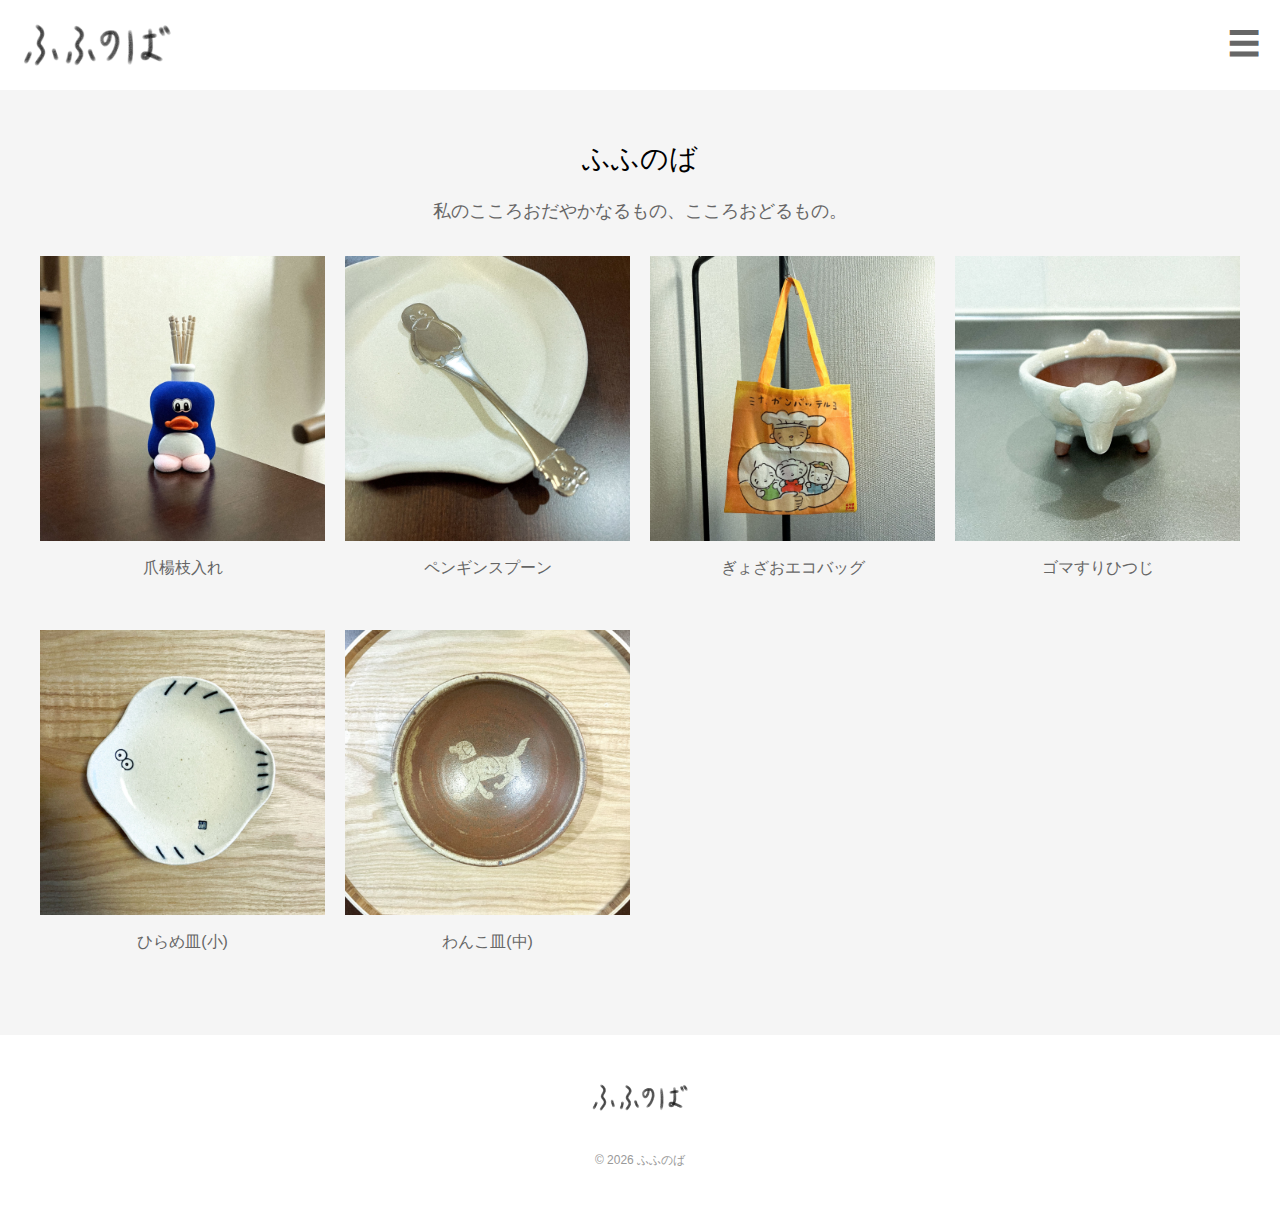
<file: fufunoba.html>
<!DOCTYPE html>
<html lang="ja">

<head>
  <meta charset="UTF-8">
  <title>ふふのば</title>
  <meta name="viewport" content="width=device-width, initial-scale=1.0">
  <link href="https://fonts.googleapis.com/css2?family=Zen+Maru+Gothic:wght@400;700&display=swap" rel="stylesheet">
  <link rel="stylesheet" href="style.css">
</head>



<body>
  <header class="site-header">
    <div class="logo">
      <a href="index.html">
        <img src="images/logo.png" alt="ふふのば。ロゴ" loading="lazy">
      </a>
    </div>
    <div class="menu-toggle" id="menuToggle">☰</div>
  </header>

  <nav class="side-menu" id="sideMenu">
    <div class="menu-close" id="menuClose">×</div>
    <div class="menu-logo">
      <a href="index.html">
        <img src="images/menu-logo.png" alt="ふふのば。ロゴ" loading="lazy">
      </a>
    </div>

    <ul class="menu-list">
      <li><a href="okaomikke.html">- おかおみつけ</a></li>
      <li class="menu-sns">
        <a href="https://www.instagram.com/okao_mikke" target="_blank" rel="noopener noreferrer">
          <img src="images/icon-instagram.png" alt="Instagram" loading="lazy">
        </a>
      </li>
      <li><a href="syugei.html">- 手芸</a></li>
      <li><a href="linestamp.html">- LINEスタンプ</a></li>
      <li><a href="fufunoba.html">- ふふのば</a></li>
    </ul>
  </nav>

  <main class="gallery">
    <h1>ふふのば</h1>
    <p>私のこころおだやかなるもの、こころおどるもの。</p>

    <div class="gallery-grid">
      <a href="fu-detail1.html" class="gallery-card">
        <div class="gallery-image">
          <img src="images/fufunoba_g1_1.jpg" alt="爪楊枝入れ1" loading="lazy">
        </div>
        <p>爪楊枝入れ</p>
      </a>

      <a href="fu-detail2.html" class="gallery-card">
        <div class="gallery-image">
          <img src="images/fufunoba_g2_1.jpg" alt="ペンギンスプーン1" loading="lazy">
        </div>
        <p>ペンギンスプーン</p>
      </a>

      <a href="fu-detail3.html" class="gallery-card">
        <div class="gallery-image">
          <img src="images/fufunoba_g3_1.jpg" alt="ぎょざおエコバッグ1" loading="lazy">
        </div>
        <p>ぎょざおエコバッグ</p>
      </a>

      <a href="fu-detail4.html" class="gallery-card">
        <div class="gallery-image">
          <img src="images/fufunoba_g4_1.jpg" alt="ゴマすりひつじ1" loading="lazy">
        </div>
        <p>ゴマすりひつじ</p>
      </a>

      <a href="fu-detail5.html" class="gallery-card">
        <div class="gallery-image">
          <img src="images/fufunoba_g5_1.jpg" alt="ひらめ皿(小)1" loading="lazy">
        </div>
        <p>ひらめ皿(小)</p>
      </a>

      <a href="fu-detail6.html" class="gallery-card">
        <div class="gallery-image">
          <img src="images/fufunoba_g6_1.jpg" alt="わんこ皿(中)1" loading="lazy">
        </div>
        <p>わんこ皿(中)</p>
      </a>
    </div>
  </main>



  <script src="js/menu.js"></script>

  <footer class="site-footer">
    <div class="footer-inner">
      <img src="images/logo.png" alt="ふふのば。ロゴ">
      <p class="footer-copy">© 2026 ふふのば</p>
    </div>
  </footer>
</body>

</html>
</file>
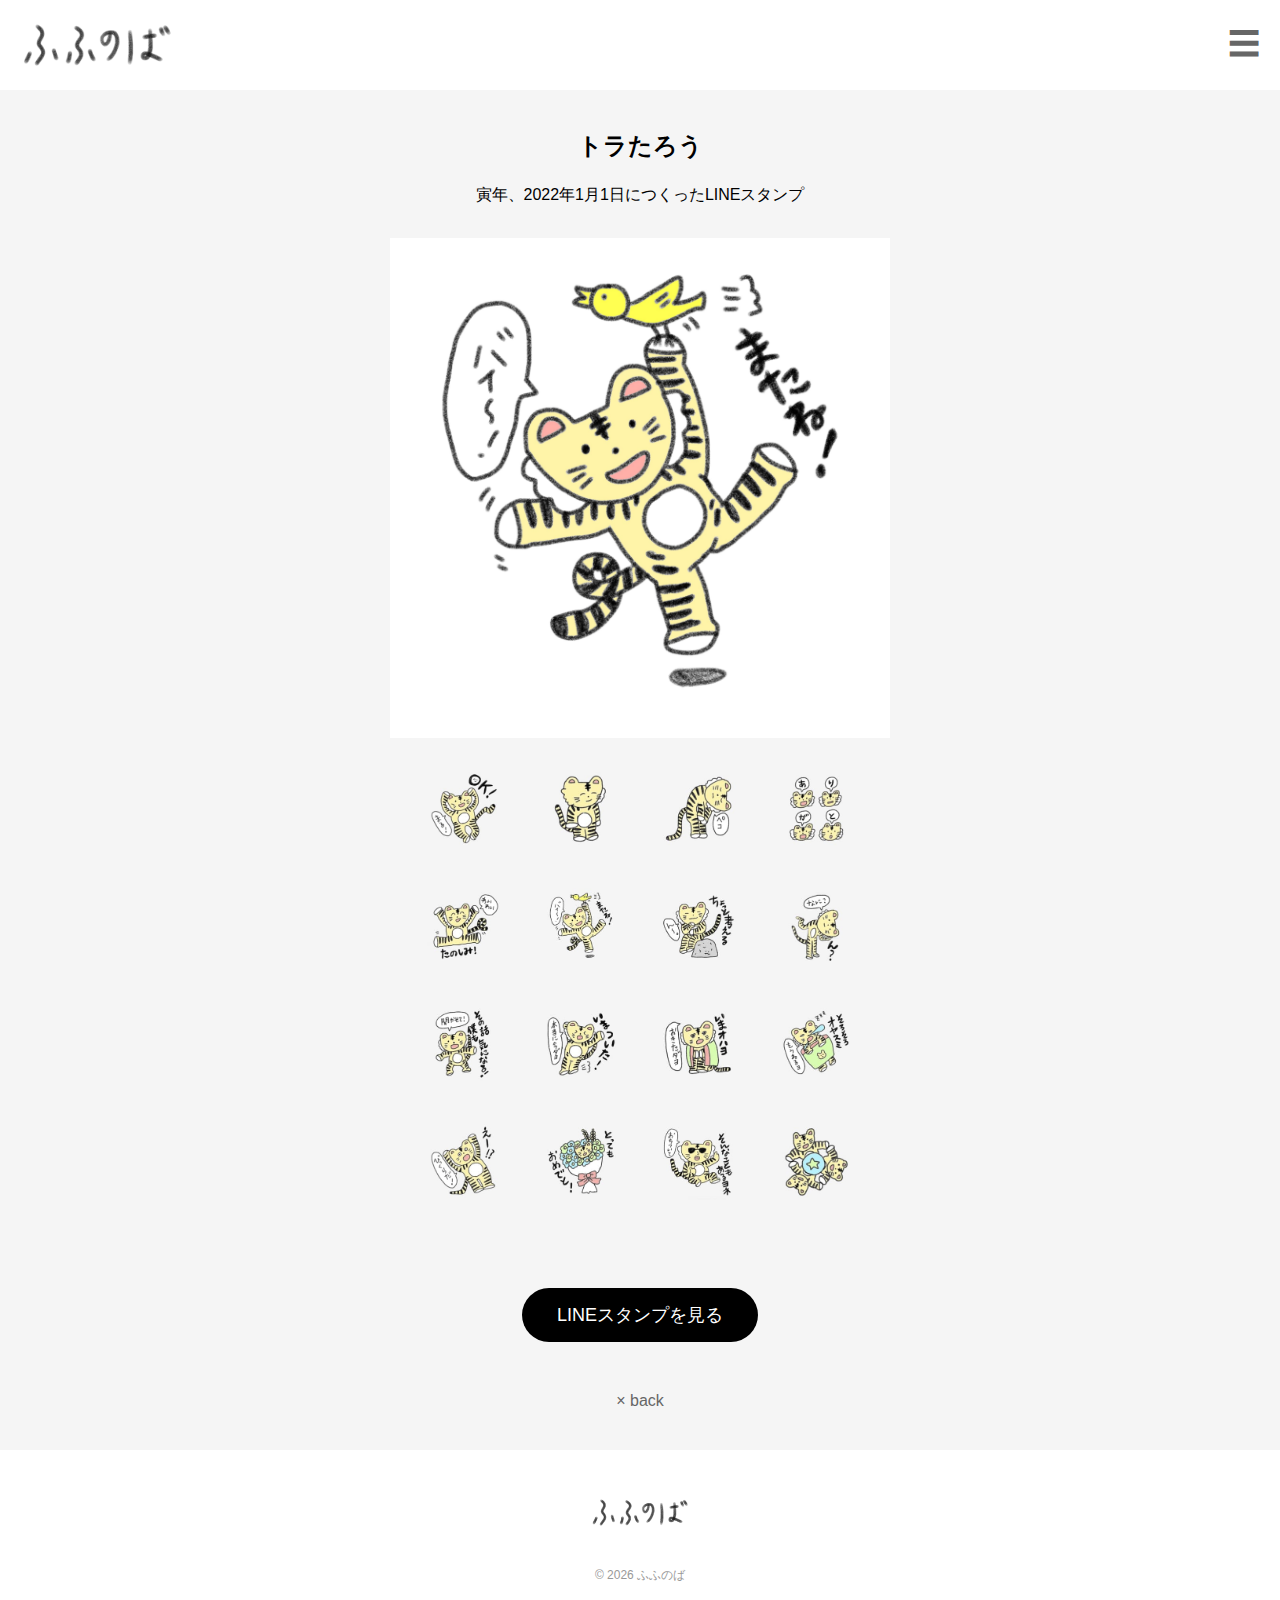
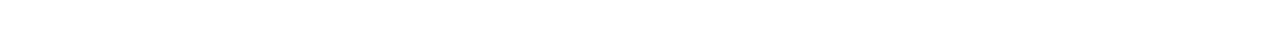
<file: line-detail1.html>
<!DOCTYPE html>
<html lang="ja">

<head>
  <meta charset="UTF-8">
  <title>LINEスタンプ　｜　トラたろう</title>
  <meta name="viewport" content="width=device-width, initial-scale=1.0">
  <link href="https://fonts.googleapis.com/css2?family=Zen+Maru+Gothic:wght@400;700&display=swap" rel="stylesheet">
  <link rel="stylesheet" href="style.css">
</head>

<body>
  <header class="site-header">
    <div class="logo">
      <a href="index.html">
        <img src="images/logo.png" alt="ふふのば。ロゴ" loading="lazy">
      </a>
    </div>
    <div class="menu-toggle" id="menuToggle">☰</div>
  </header>

  <nav class="side-menu" id="sideMenu">
    <div class="menu-close" id="menuClose">×</div>
    <div class="menu-logo">
      <a href="index.html">
        <img src="images/menu-logo.png" alt="ふふのば。ロゴ" loading="lazy">
      </a>
    </div>

    <ul class="menu-list">
      <li><a href="okaomikke.html">- おかおみつけ</a></li>
      <li class="menu-sns">
        <a href="https://www.instagram.com/okao_mikke" target="_blank" rel="noopener noreferrer">
          <img src="images/icon-instagram.png" alt="Instagram" loading="lazy">
        </a>
      </li>
      <li><a href="syugei.html">- 手芸</a></li>
      <li><a href="linestamp.html">- LINEスタンプ</a></li>
      <li><a href="fufunoba.html">- ふふのば</a></li>
    </ul>
  </nav>



  <main class="gallery-detail">
    <h1>トラたろう</h1>
    <p>寅年、2022年1月1日につくったLINEスタンプ</p>
    <img src="images/linestamp_toratop.jpg" alt="トラたろうスタンプ" loading="lazy">
    <img src="images/linestamp_tora2.jpg" alt="トラたろうスタンプ一覧" loading="lazy">

  <a href="https://store.line.me/stickershop/product/17943921/ja?utm_source=gnsh_stickerDetail" target="_blank"
    class="btn" rel="noopener noreferrer">
    LINEスタンプを見る
  </a>

  <div class="back-link">
    <a href="linestamp.html">× back</a>
      </main>
  </div>

  <script src="js/menu.js"></script>

  <footer class="site-footer">
    <div class="footer-inner">
      <img src="images/logo.png" alt="ふふのば。ロゴ" loading="lazy">
      <p class="footer-copy">© 2026 ふふのば</p>
    </div>
  </footer>
</body>

</html>
</file>
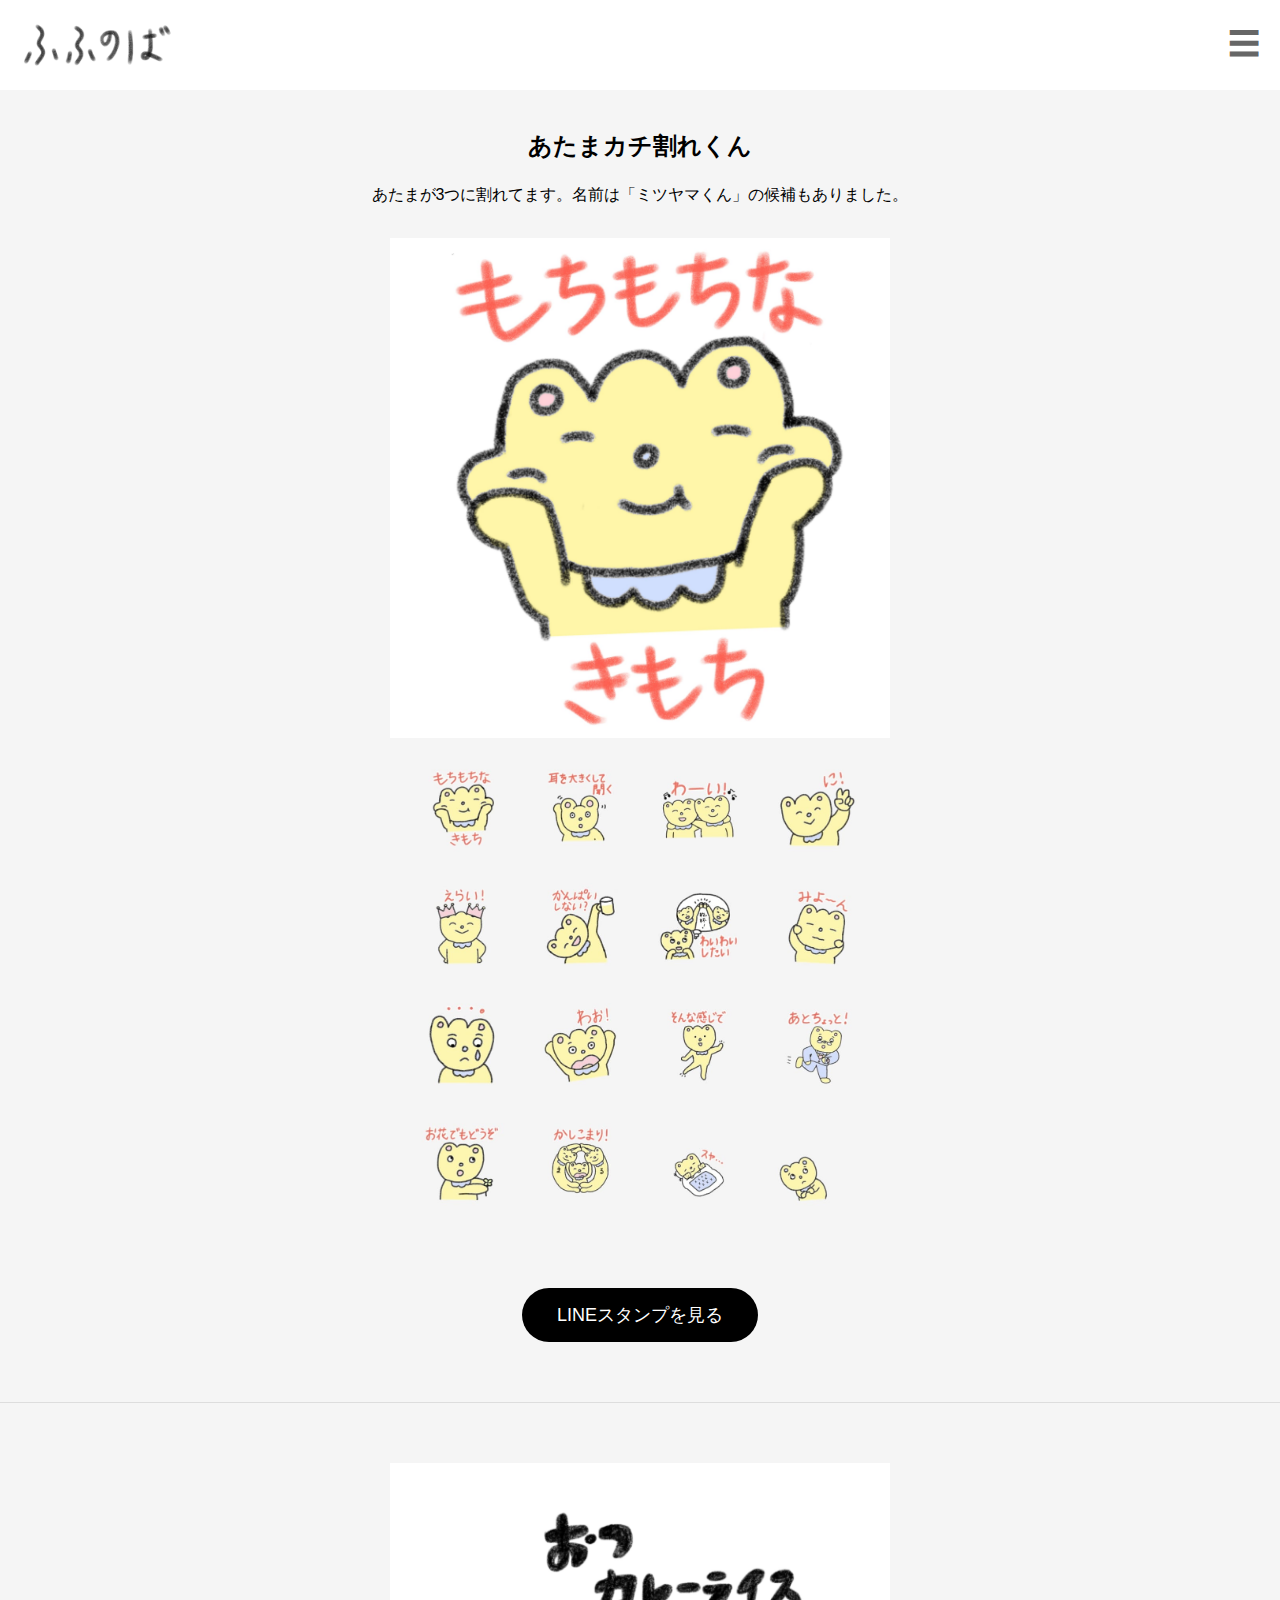
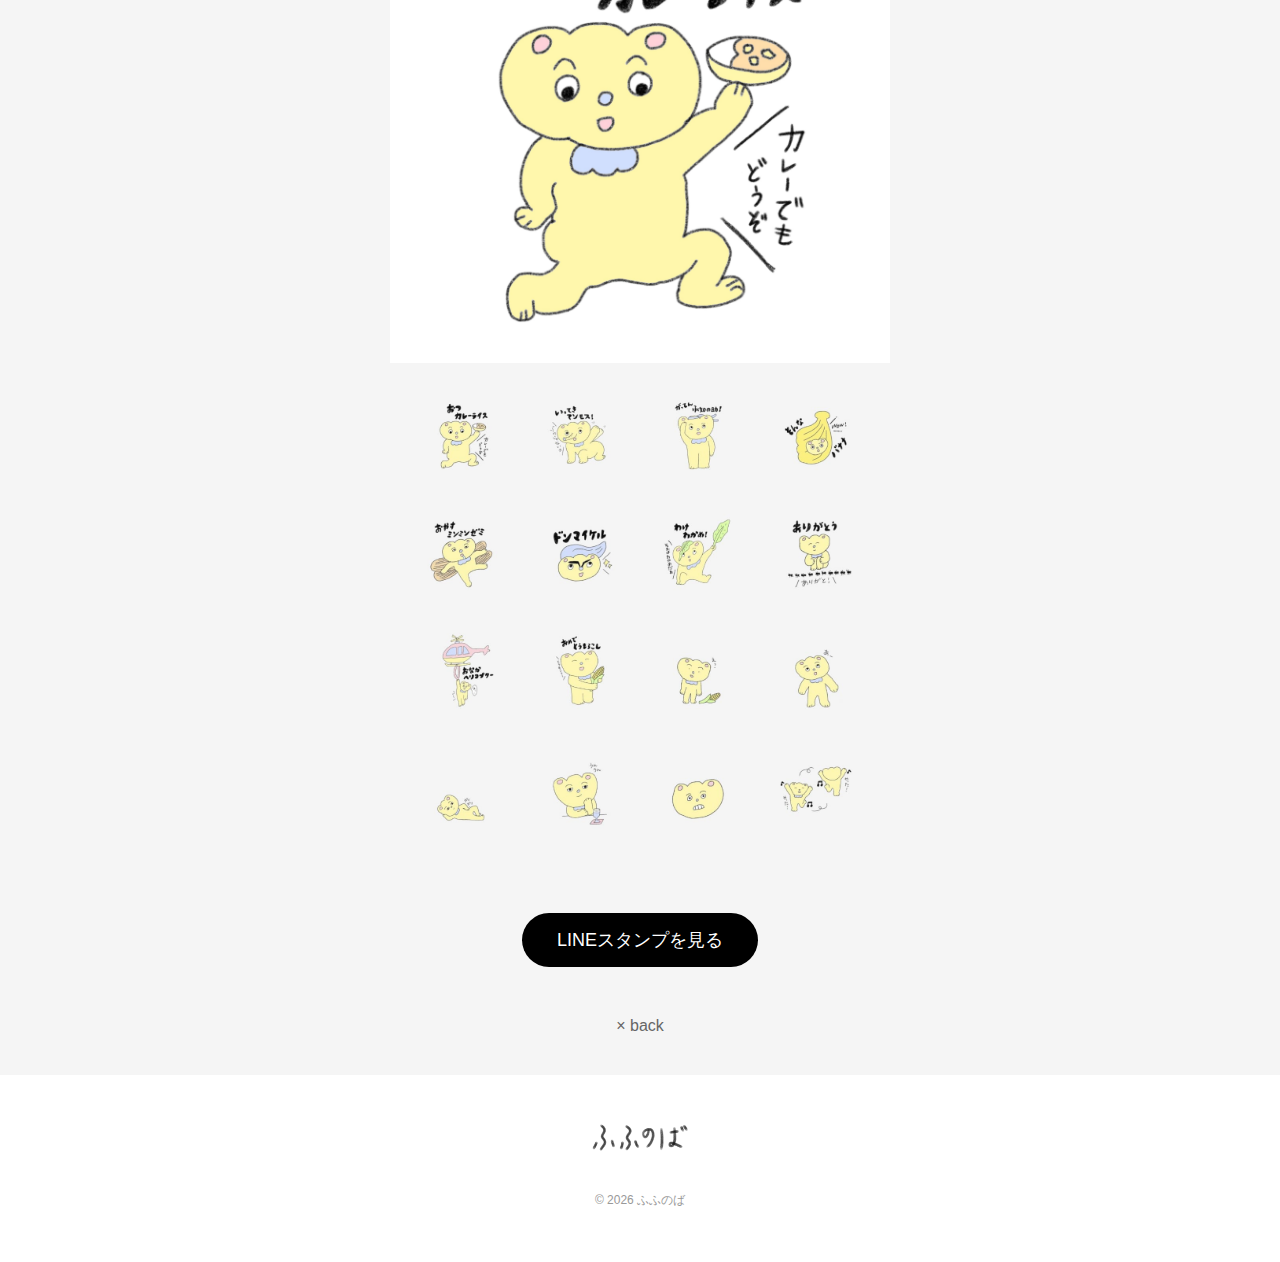
<file: line-detail2.html>
<!DOCTYPE html>
<html lang="ja">

<head>
  <meta charset="UTF-8">
  <title>はじめてのサイト</title>
  <meta name="viewport" content="width=device-width, initial-scale=1.0">
  <link href="https://fonts.googleapis.com/css2?family=Zen+Maru+Gothic:wght@400;700&display=swap" rel="stylesheet">
  <link rel="stylesheet" href="style.css">
</head>

<body>
  <header class="site-header">
    <div class="logo">
      <a href="index.html">
        <img src="images/logo.png" alt="ふふのば。ロゴ">
      </a>
    </div>
    <div class="menu-toggle" id="menuToggle">☰</div>
  </header>

  <nav class="side-menu" id="sideMenu">
    <div class="menu-close" id="menuClose">×</div>
    <div class="menu-logo">
      <a href="index.html">
        <img src="images/menu-logo.png" alt="ふふのば。ロゴ">
      </a>
    </div>

    <ul class="menu-list">
      <li><a href="okaomikke.html">- おかおみつけ</a></li>
      <li class="menu-sns">
        <a href="https://www.instagram.com/okao_mikke" target="_blank" rel="noopener noreferrer">
          <img src="images/icon-instagram.png" alt="Instagram">
        </a>
      </li>
      <li><a href="syugei.html">- 手芸</a></li>
      <li><a href="linestamp.html">- LINEスタンプ</a></li>
      <li><a href="fufunoba.html">- ふふのば</a></li>
    </ul>
  </nav>



  <main class="gallery-detail">
    <h1>あたまカチ割れくん</h1>
    <p>あたまが3つに割れてます。名前は「ミツヤマくん」の候補もありました。</p>
    <img src="images/linestamp_kachiwaretop1.jpg" alt="カチ割れスタンプ1">
    <img src="images/linestamp_kachiware1.jpg" alt="カチ割れスタンプ一覧1">
    <a href="https://store.line.me/stickershop/product/22103706/ja?from=sticker" target="_blank" class="btn rel="noopener noreferrer"">
      LINEスタンプを見る
    </a>


    <div class="line"></div>

    <img src="images/linestamp_kachiwaretop2.jpg" alt="カチ割れスタンプ1">
    <img src="images/linestamp_kachiware2.jpg" alt="カチ割れスタンプ一覧1">

    <a href="https://store.line.me/stickershop/product/18907290/ja?from=sticker" target="_blank" class="btn rel="noopener noreferrer"">
      LINEスタンプを見る
    </a>

      <div class="back-link">
    <a href="linestamp.html">× back</a>
  </div>
  </main>

  <script src="js/menu.js"></script>

  <footer class="site-footer">
    <div class="footer-inner">
      <img src="images/logo.png" alt="ふふのば。ロゴ">
      <p class="footer-copy">© 2026 ふふのば</p>
    </div>
  </footer>
</body>

</html>
</file>
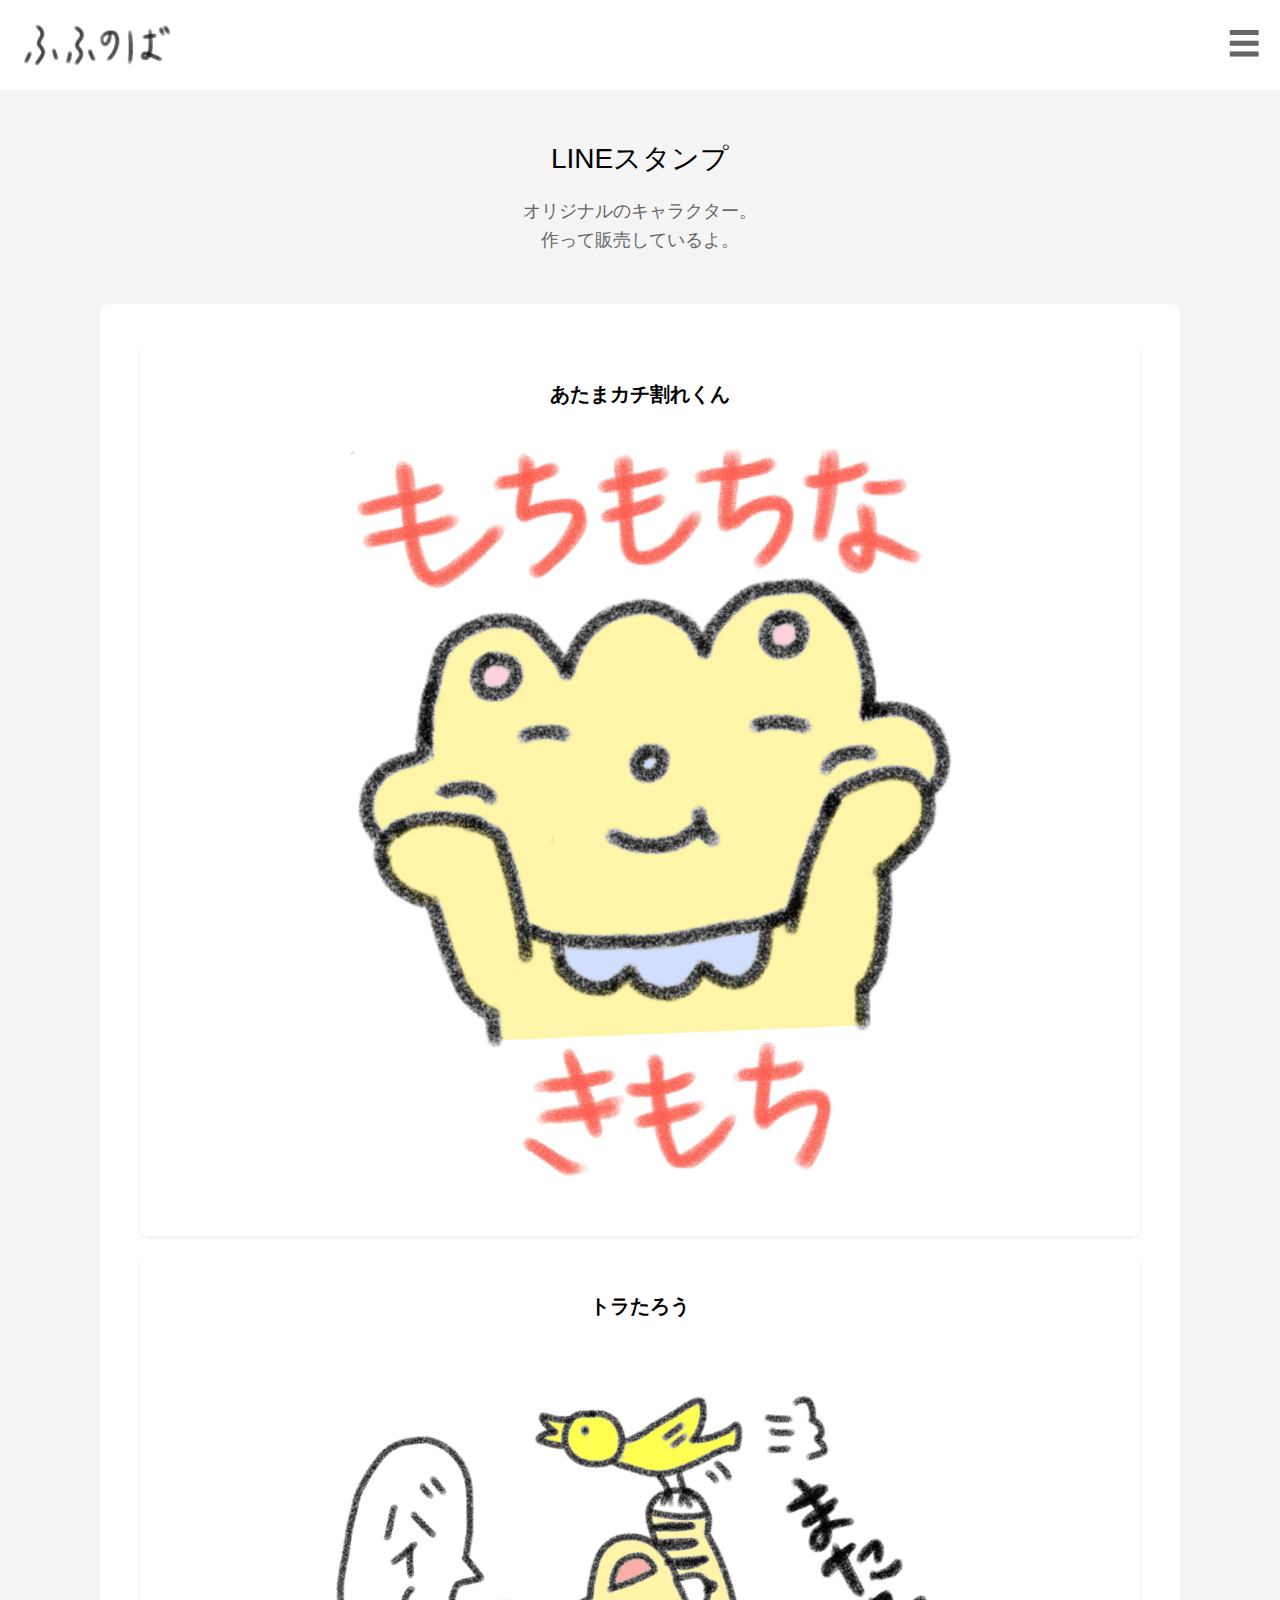
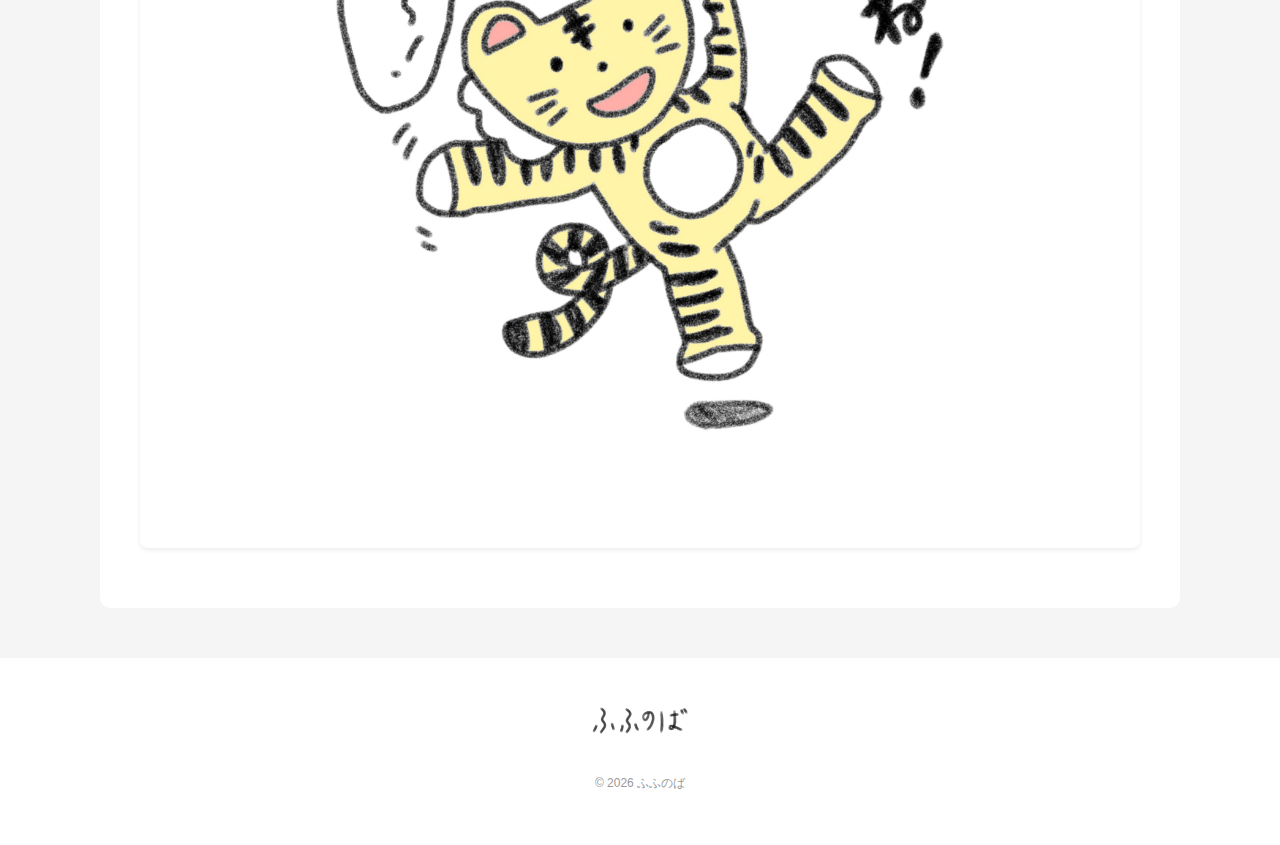
<file: linestamp.html>
<!DOCTYPE html>
<html lang="ja">

<head>
  <meta charset="UTF-8">
  <title>はじめてのサイト</title>
  <meta name="viewport" content="width=device-width, initial-scale=1.0">
  <link href="https://fonts.googleapis.com/css2?family=Zen+Maru+Gothic:wght@400;700&display=swap" rel="stylesheet">
  <link rel="stylesheet" href="style.css">
</head>



<body>
  <header class="site-header">
    <div class="logo">
      <a href="index.html">
        <img src="images/logo.png" alt="ふふのば。ロゴ">
      </a>
    </div>
    <div class="menu-toggle" id="menuToggle">☰</div>
  </header>

  <nav class="side-menu" id="sideMenu">
    <div class="menu-close" id="menuClose">×</div>
    <div class="menu-logo">
      <a href="index.html">
        <img src="images/menu-logo.png" alt="ふふのば。ロゴ">
      </a>
    </div>

    <ul class="menu-list">
      <li><a href="okaomikke.html">- おかおみつけ</a></li>
      <li class="menu-sns">
        <a href="https://www.instagram.com/okao_mikke" target="_blank" rel="noopener noreferrer">
          <img src="images/icon-instagram.png" alt="Instagram">
        </a>
      </li>
      <li><a href="syugei.html">- 手芸</a></li>
      <li><a href="linestamp.html">- LINEスタンプ</a></li>
      <li><a href="fufunoba.html">- ふふのば</a></li>
    </ul>
  </nav>

  <main class="gallery">
    <h1>LINEスタンプ</h1>
    <p>
      オリジナルのキャラクター。<br>
      作って販売しているよ。
    </p>

    <div class="container">
      <a href="line-detail2.html" class="card-link">
        <div class="card">
          <h2>あたまカチ割れくん</h2>
          <img src="images/linestamp_kachiwaretop1.jpg" alt="カチ割れスタンプ">
        </div>
      </a>

      <a href="line-detail1.html" class="card-link">
        <div class="card">
          <h2>トラたろう</h2>
          <img src="images/linestamp_toratop.jpg" alt="トラたろうスタンプ">
        </div>
      </a>
    </div>
  </main>


  <script src="js/menu.js"></script>

  <footer class="site-footer">
    <div class="footer-inner">
      <img src="images/logo.png" alt="ふふのば。ロゴ">
      <p class="footer-copy">© 2026 ふふのば</p>
    </div>
  </footer>
</body>

</html>
</file>
<file: style.css>
/* =============================
   基本設定
============================= */

body {
    background-color: #f5f5f5;
    font-family: "Arial", sans-serif;
    margin: 0;
    box-sizing: border-box;
}

p {
    line-height: 1.6;
}

/* =============================
   ロゴ
============================= */

.logo img {
    height: 70px;
    width: auto;
    display: block;
}

/* =============================
   ヘッダー
============================= */

.site-header {
    display: flex;
    justify-content: space-between;
    align-items: center;
    padding: 10px 20px;
    background: #fff;
    position: sticky;
    top: 0;
    z-index: 10;
}

/* ハンバーガー */
.menu-toggle {
    cursor: pointer;
    z-index: 1000;
    position: relative;
    font-size: 32px;
    color: #666;
}

/* 閉じるボタン */
.menu-close {
    position: absolute;
    top: 30px;
    right: 30px;
    font-size: 32px;
    cursor: pointer;
    user-select: none;
    color: #666;
}

/* =============================
   サイドメニュー
============================= */

.side-menu {
    position: fixed;
    top: 0;
    right: -100%;
    width: 80%;
    max-width: 350px;
    height: 100vh;
    background: #fff;
    padding: 40px 20px;
    transition: 0.3s ease;
    z-index: 100;
}

.side-menu.active {
    right: 0;
}

.menu-logo img {
    max-width: 250px;
    height: auto;
    display: block;
    margin: 100px auto 40px;
}

.menu-list {
    list-style: none;
    padding: 0;
}

.menu-list li {
    font-size: 20px;
    margin: 25px 0;
    color: #666;
}

.menu-list a {
    text-decoration: none;
    color: #666;
}

.menu-sns img {
    width: 40px;
    height: 40px;
}

/* =============================
   バナー
============================= */
.hero {
    width: 100%;
    overflow: hidden;
}

.hero img {
    width: 100%;
    height: auto;
    max-width: 100%;
    display: block;
}

/* =============================
   コンテンツ
============================= */


.content {
    text-align: center;
    padding: 100px 20px;
}

.content p {
    color: #666;
    font-size: 20px;
}

/* =============================
   カード共通
============================= */

.container {
    max-width: 1000px;
    margin: 50px auto;
    background: white;
    padding: 40px;
    border-radius: 10px;
}

.container h1 {
    text-align: center;
    font-size: 28px;
    font-weight: 400;
}

.card {
    background: white;
    padding: 20px;
    margin-bottom: 20px;
    border-radius: 8px;
    box-shadow: 0 2px 5px rgba(0,0,0,0.08);
}

.card h2 {
    font-size: 20px;
    text-align: center;
}

.card p {
    font-size: 16px;
    text-align: center;
}

.card img {
    display: block;
    margin: 20px auto;
    width: 80%;
    height: auto;
    border-radius: 6px;
}

.card-link {
    text-decoration: none;
    color: #000;
    display: block;
}

.card-link:hover .card {
    background: #f7f7f7;
}

/* =============================
   ボタン
============================= */

.btn {
    display: block;
    width: fit-content;
    margin: 50px auto;
    padding: 15px 35px;
    font-size: 18px;
    border-radius: 100px;
    background-color: #000;
    color: white;
    text-decoration: none;
    text-align: center;
}

.btn:hover {
    background-color: #777;
}

/* =============================
   ギャラリー
============================= */

.gallery {
    max-width: 1200px;
    margin: 50px auto;
    padding: 0 20px;
}

.gallery h1 {
    text-align: center;
    font-size: 28px;
    font-weight: 400;
}

.gallery p {
    text-align: center;
    color: #666;
    font-size: 18px;
    margin-bottom: 30px;
}

.gallery-grid {
    display: grid;
    grid-template-columns: repeat(auto-fit, minmax(250px, 1fr));
    gap: 20px;
}

.gallery-card {
    text-align: center;
    text-decoration: none;
    color: inherit;
}

.gallery-image {
    overflow: hidden;
}

.gallery-image img {
    width: 100%;
    height: auto;
    transition: 0.3s;
}

.gallery-card:hover img {
    transform: scale(1.05);
}

.gallery-card p {
    margin-top: 10px;
    font-size: 16px;
    color: #666;
}

/* =============================
   詳細ページ
============================= */

.gallery-detail img {
    width: 100%;
    max-width: 500px;
    margin: 0 auto;
    display: block;
}

.gallery-detail h1 {
    text-align: center;
    font-size: 24px;
    margin: 40px 0 20px;
}

.gallery-detail p {
    text-align: center;
    font-size: 16px;
    margin-bottom: 30px;
}

.back-link {
    text-align: center;
    margin: 40px 0;
}

.back-link a {
    text-decoration: none;
    color: #666;
    font-size: 16px;
}

.back-link a:hover {
    text-decoration: underline;
}

/* =============================
   区切り線
============================= */

.line {
    width: 100%;
    height: 1px;
    background: #ddd;
    margin: 60px 0;
}

/* =============================
   フッター
============================= */

.site-footer {
    background: #fff;
    margin-top: 40px;
    padding: 40px 20px;
    text-align: center;
}

.site-footer img {
    width: 100px;
    margin-bottom: 15px;
}

.footer-copy {
    font-size: 12px;
    color: #999;
}

/* =============================
   スマホ対応
============================= */

@media (max-width: 600px) {

    .menu-toggle,
    .menu-close {
        font-size: 28px;
    }

    .gallery-grid {
        grid-template-columns: 1fr;
    }

    .content p,
    .gallery p {
        font-size: 16px;
    }

    .btn {
        font-size: 16px;
        padding: 12px 25px;
    }
}
</file>
